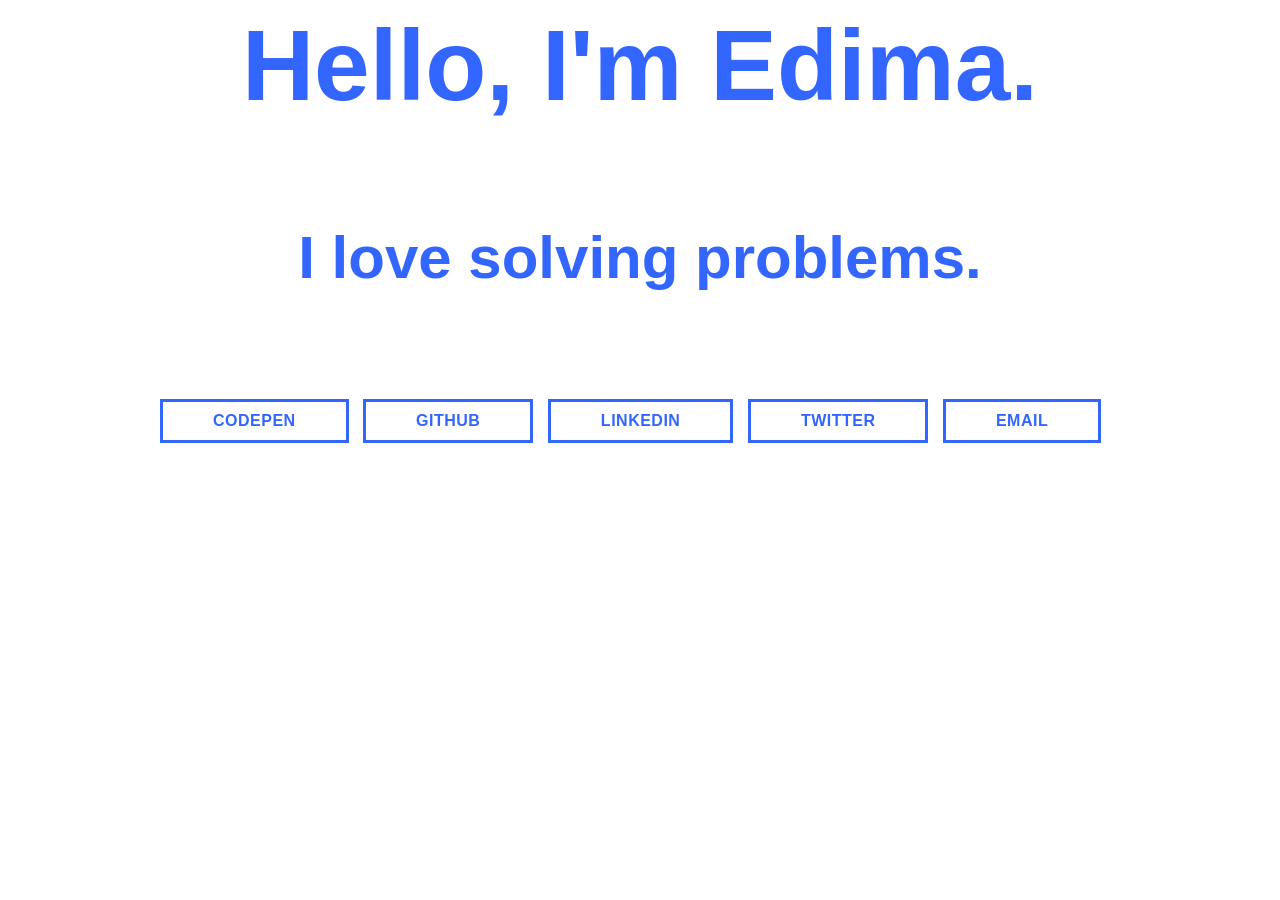
<file: index.html>
<html lang="en">

<head>
  <title>Edima Udo</title>
  <meta charset="UTF-8">
  <meta description="portfolio">
  <meta name="Edima Udo">
  <link rel="stylesheet" type="text/css" href="edimaudo.css">
</head>

<body>
  <div id="intro">
    <h1> Hello, I'm Edima.</h1>
    <p id="intro-p"> I love solving problems.</p>
  </div>
  <div id="social">
    <a class="codepen btn" href="http://codepen.io/edimaudo/"><span>CodePen</span></a>
    <a class="github btn" href="https://github.com/edimaudo"><span>Github</span></a>
    <a class="linkedin btn" href ="https://ca.linkedin.com/in/esudo"><span>LinkedIn</span></a>
    <a class="twitter btn" href="https://twitter.com/edimaudo"><span>Twitter</span></a>
    <a class="email btn" href="mailto:edimaudo@gmail.com?subject=Let's be friends"><span>Email</span></a>
  </div>
</body>

</html>
</file>
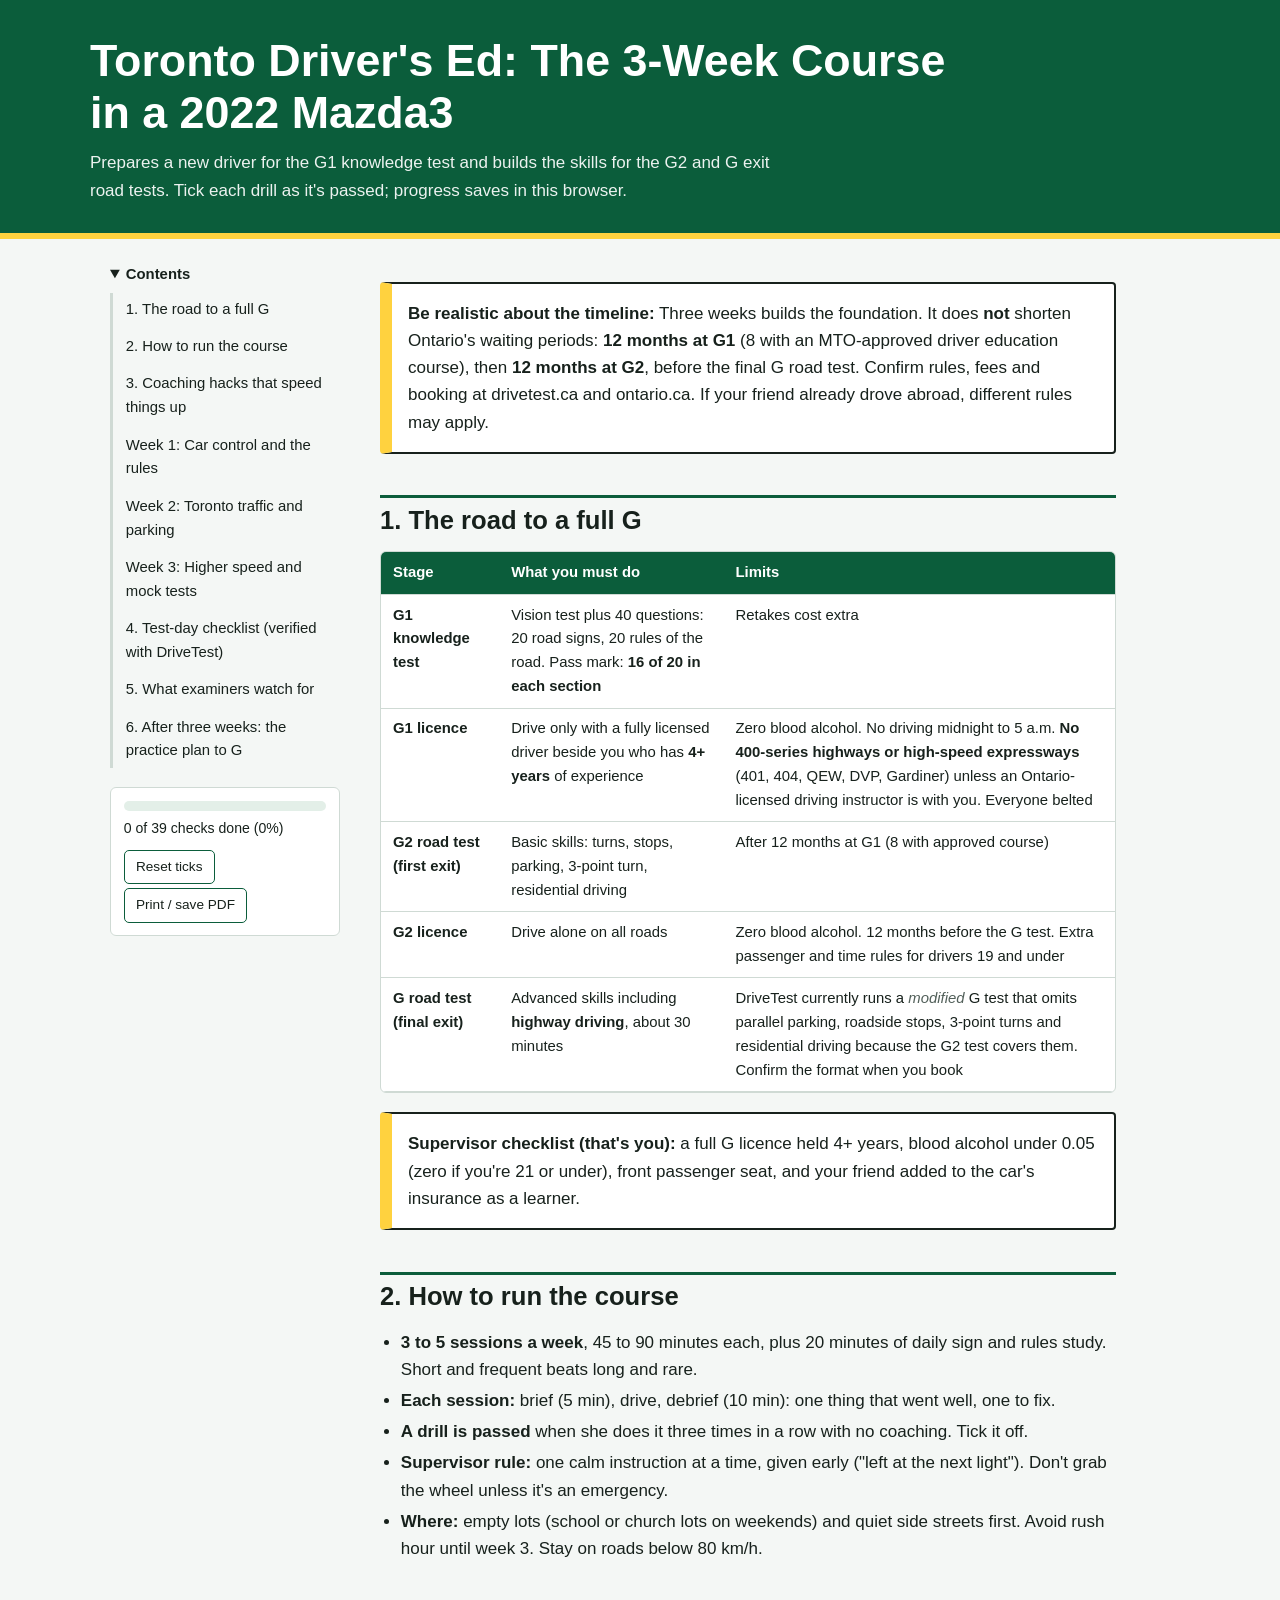
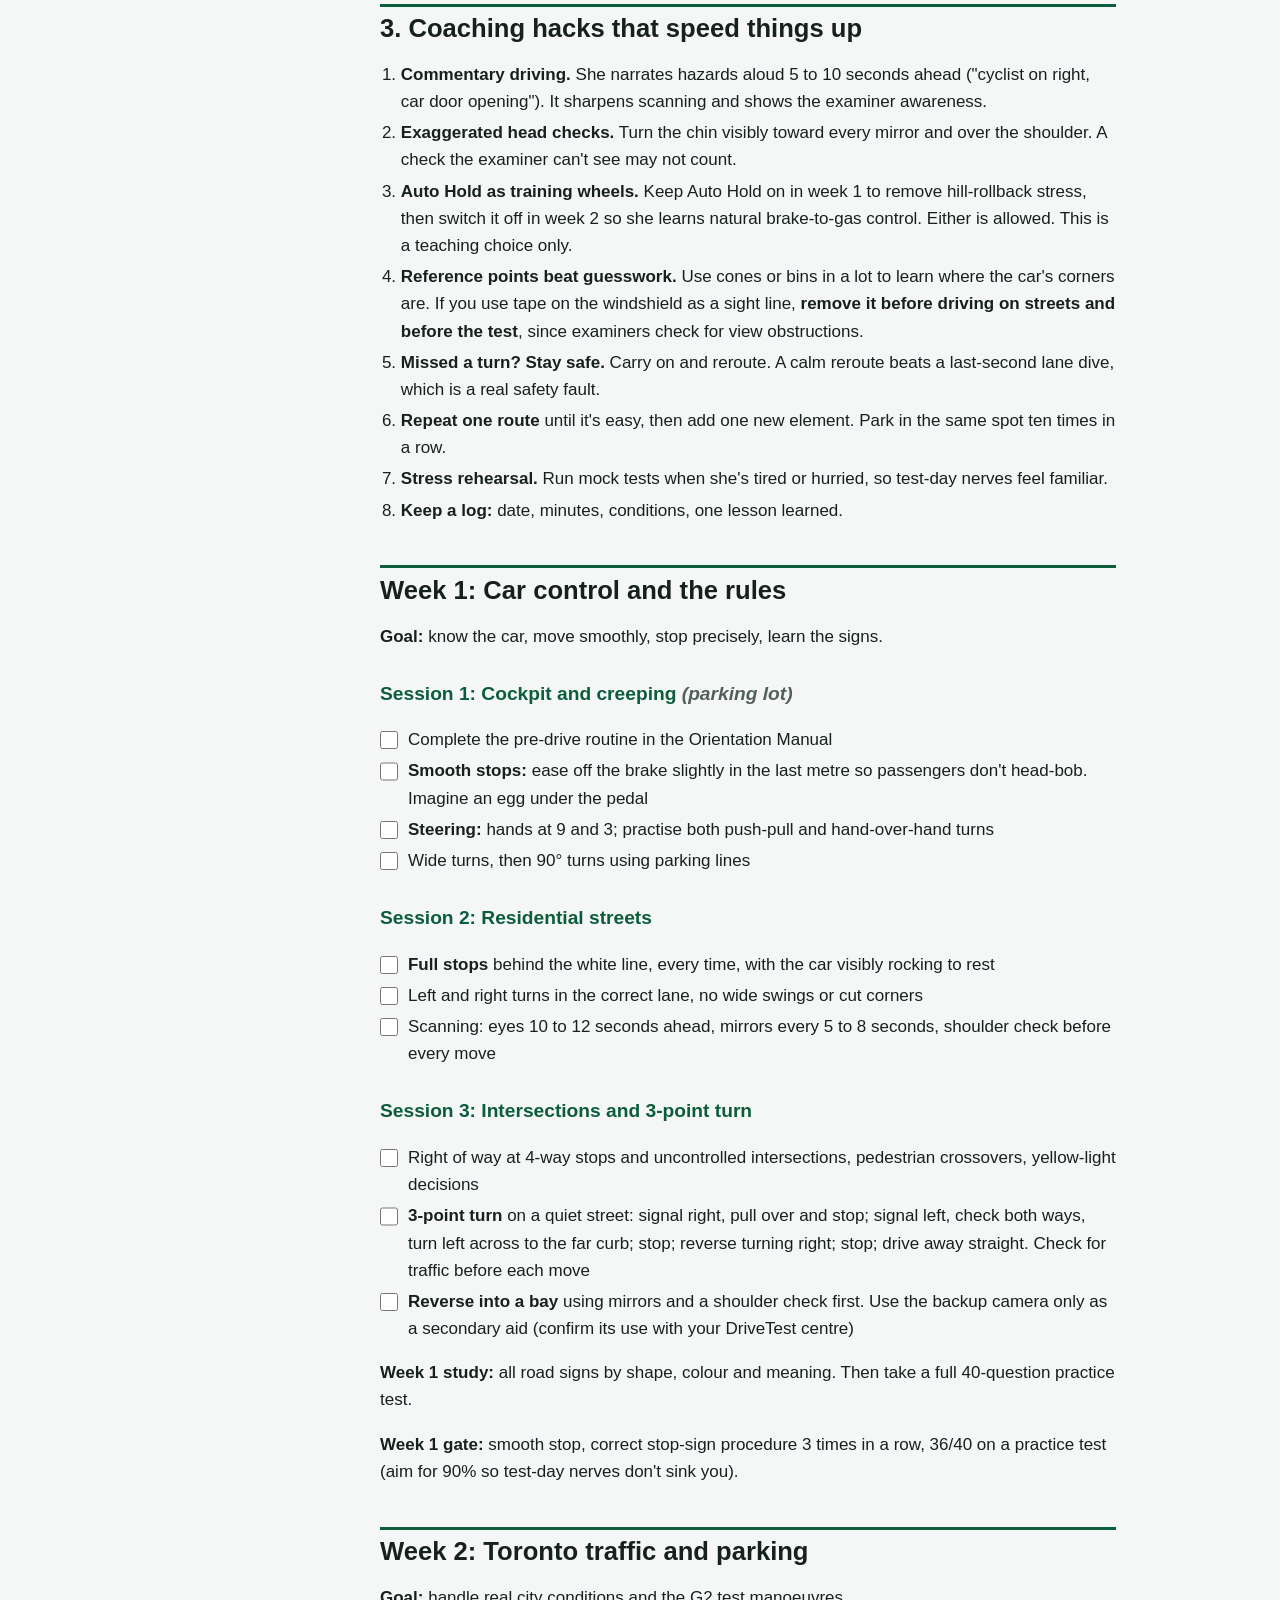
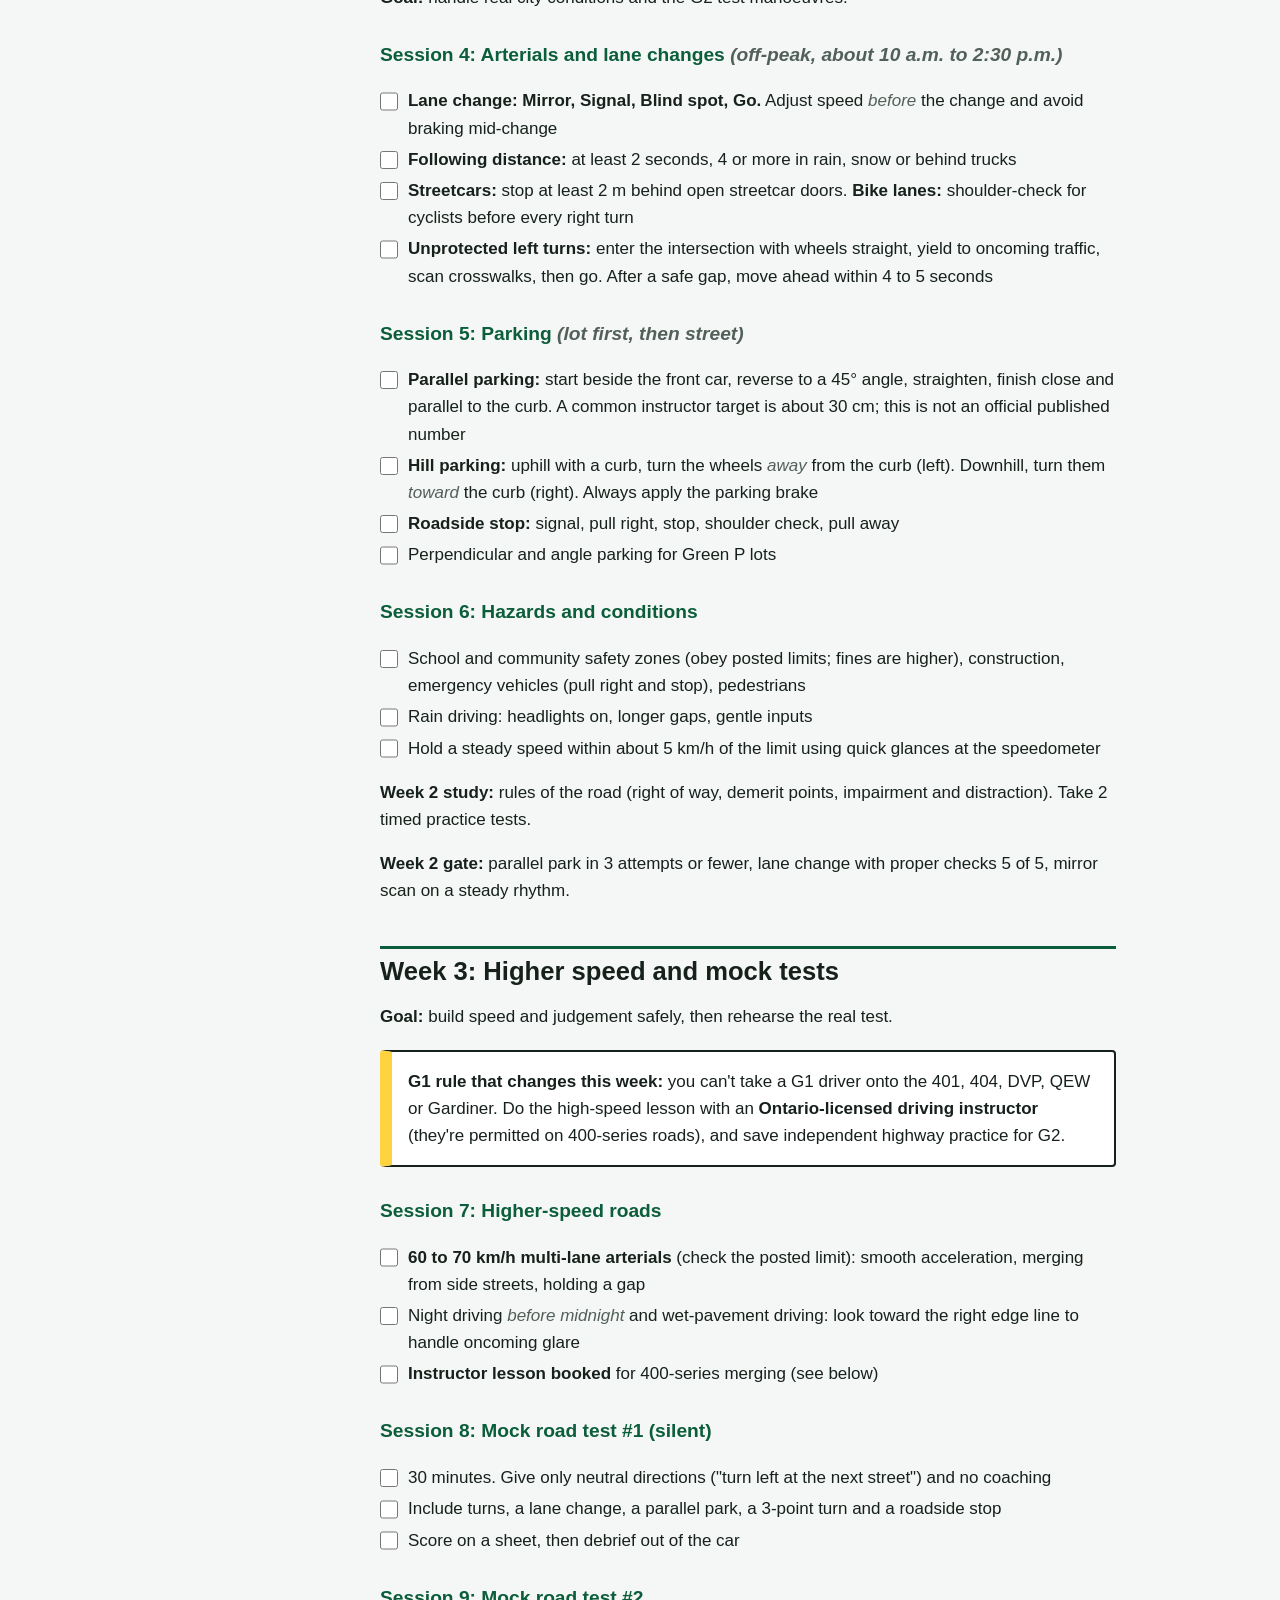
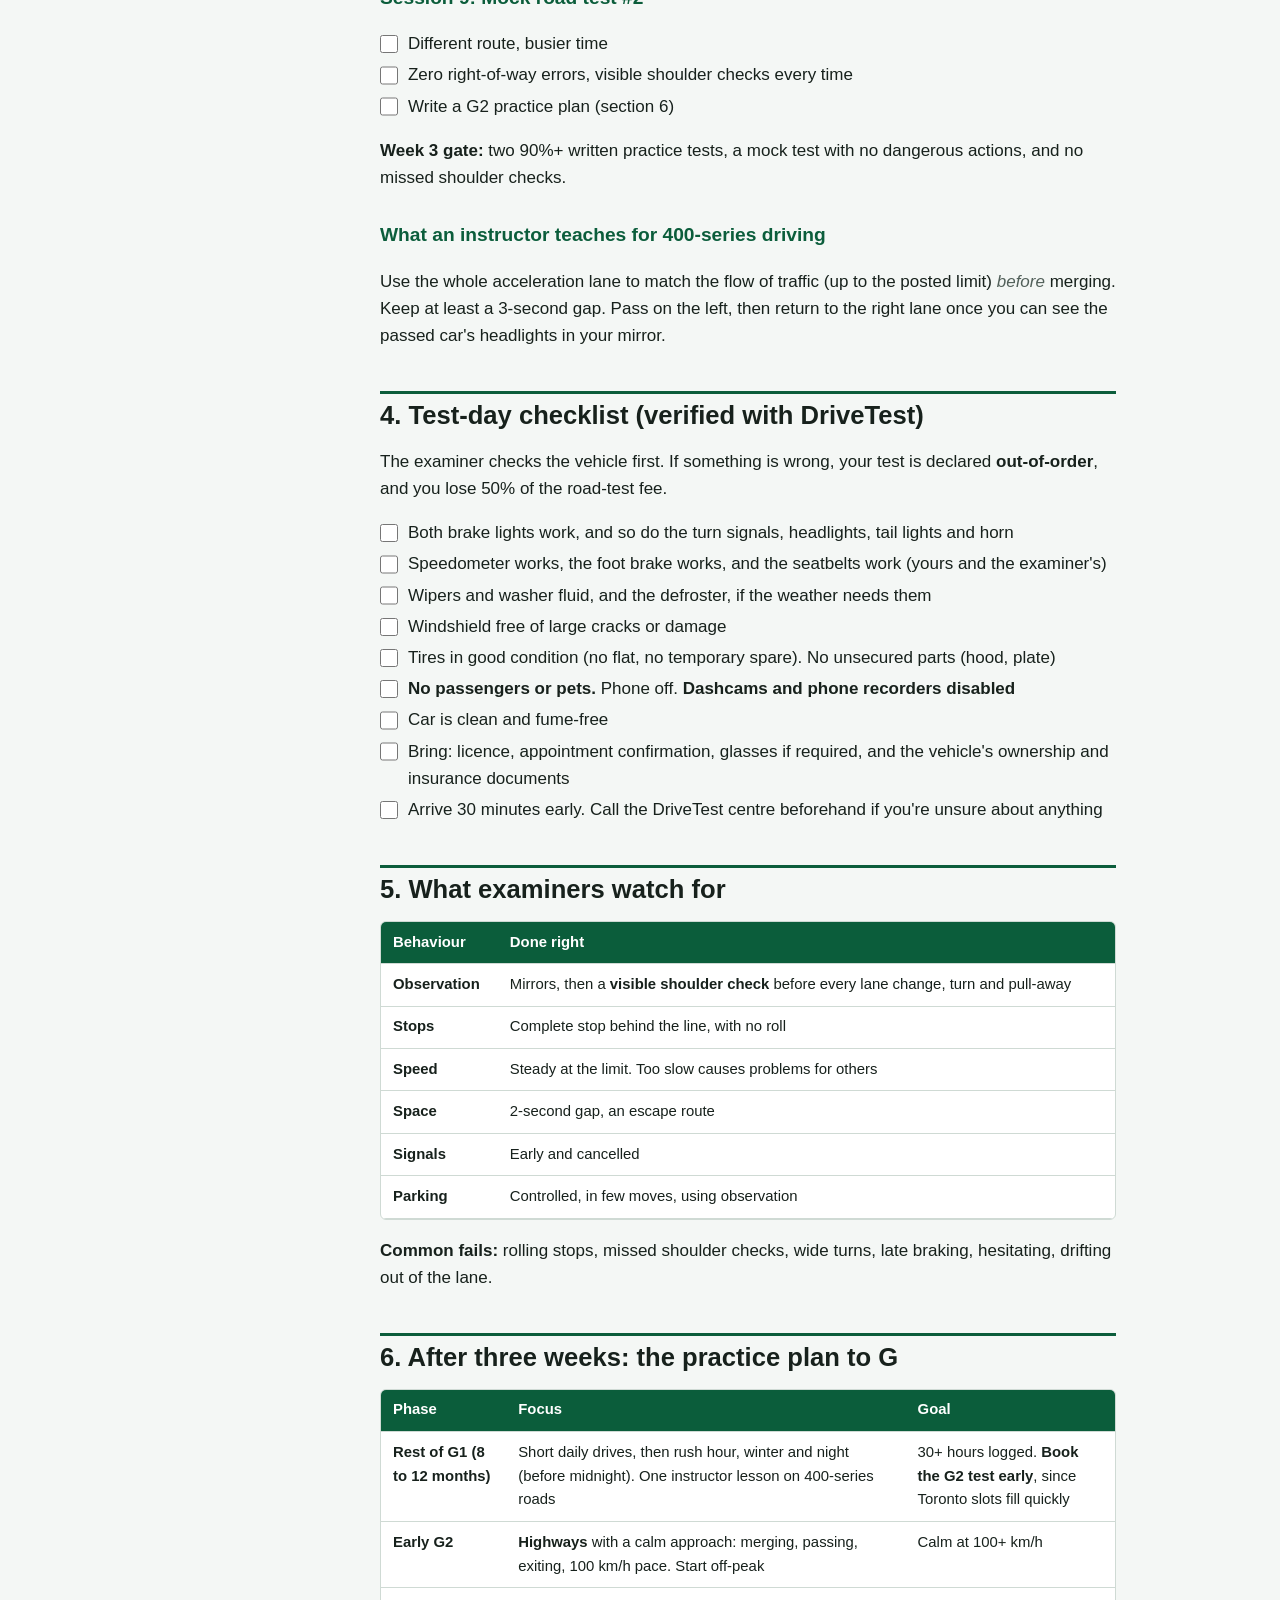
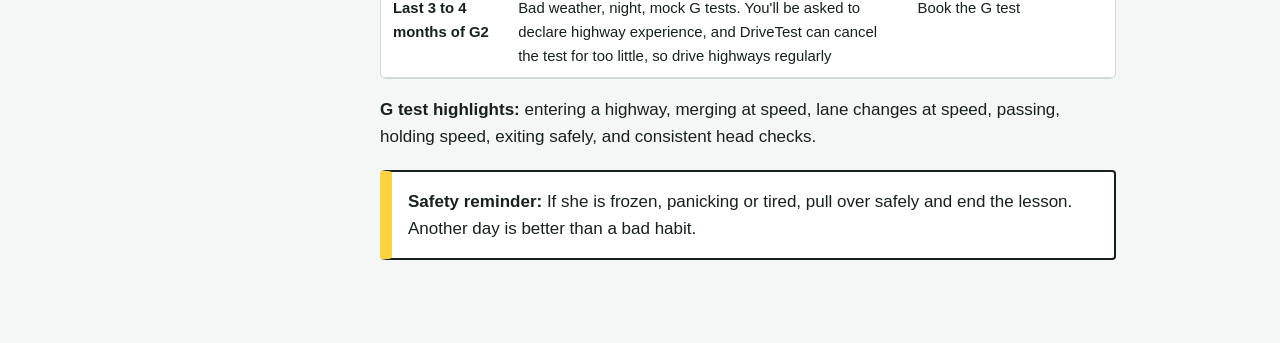
<file: guide.html>
<!DOCTYPE html><html lang="en-CA"><head><meta charset="utf-8">
<meta name="viewport" content="width=device-width, initial-scale=1"><title>Toronto Driver's Ed: The 3-Week Course in a 2022 Mazda3</title>
<style>
:root{--bg:#f4f7f5;--ink:#17211c;--mute:#52605a;--green:#0b5d3b;--green2:#e3efe8;--sign:#ffd23f;--line:#cfdad4;--card:#fff;--link:#0b5d3b}
@media (prefers-color-scheme:dark){:root{--bg:#111815;--ink:#e8efeb;--mute:#a4b3ab;--green:#58c08e;--green2:#1b2a23;--line:#2e3d35;--card:#17211c;--link:#7fd6aa}}
*{box-sizing:border-box}html{scroll-behavior:smooth;scroll-padding-top:1rem}
body{margin:0;background:var(--bg);color:var(--ink);font:17px/1.6 "Avenir Next","Segoe UI",Helvetica,Arial,sans-serif}
.skip{position:absolute;left:-999px}.skip:focus{left:1rem;top:1rem;background:var(--sign);color:#000;padding:.5rem 1rem;z-index:9}
header{background:#0b5d3b;color:#fff;padding:2.2rem 1.25rem 1.8rem;border-bottom:6px solid var(--sign)}
header div{max-width:1100px;margin:auto}header h1{margin:0;font-size:clamp(1.7rem,4.5vw,2.8rem);line-height:1.15;font-weight:800;max-width:20em}
header p{margin:.7rem 0 0;max-width:42em;opacity:.92}
.wrap{max-width:1100px;margin:auto;padding:1.5rem 1.25rem 4rem;display:grid;grid-template-columns:230px minmax(0,1fr);gap:2.5rem}
nav.toc{position:sticky;top:1rem;align-self:start;font-size:.93rem}
nav.toc summary{font-weight:700;cursor:pointer;margin-bottom:.4rem}
nav.toc ul{list-style:none;margin:0;padding:0;border-left:3px solid var(--line)}
nav.toc a{display:block;padding:.3rem .8rem;color:var(--ink);text-decoration:none}
nav.toc a:hover,nav.toc a.on{background:var(--green2);font-weight:700}
main{max-width:46rem}
h2{font-size:1.6rem;margin:2.6rem 0 .8rem;padding-top:.4rem;border-top:3px solid var(--green);line-height:1.2}
h3{font-size:1.2rem;margin:1.8rem 0 .5rem;color:var(--green)}
a{color:var(--link)}a:focus-visible,summary:focus-visible,input:focus-visible{outline:3px solid #1a73e8;outline-offset:2px}
.tw{overflow-x:auto;margin:1rem 0;border:1px solid var(--line);border-radius:6px;background:var(--card)}
table{border-collapse:collapse;width:100%;font-size:.93rem}
th{background:var(--green);color:#fff;text-align:left}th,td{padding:.55rem .75rem;vertical-align:top;border-bottom:1px solid var(--line)}
@media (prefers-color-scheme:dark){th{color:#0b1a12}}
td:first-child{font-weight:600}
blockquote{margin:1.2rem 0;padding:.8rem 1rem;background:var(--card);border:2px solid var(--ink);border-left:12px solid var(--sign);border-radius:4px}
blockquote p{margin:.2rem 0}
ul,ol{padding-left:1.3rem}li{margin:.25rem 0}li.task{list-style:none;margin-left:-1.3rem;display:flex;gap:.6rem;align-items:flex-start}
li.task input{flex:none;width:1.15rem;height:1.15rem;margin:.3rem 0 0;accent-color:var(--green)}
em{color:var(--mute)}
.chip{display:inline-block;padding:.1rem .6rem;border-radius:999px;font-weight:700;font-size:.82rem;white-space:nowrap}
.chip.red{background:#b3261e;color:#fff}.chip.amber{background:#ffc107;color:#1b1400}.chip.blue{background:#1a5fb4;color:#fff}.chip.green{background:#2e7d32;color:#fff}
.prog{margin-top:1.2rem;padding:.8rem;border:1px solid var(--line);border-radius:6px;background:var(--card)}.prog p{margin:.4rem 0;font-size:.88rem}
.bar{height:10px;background:var(--green2);border-radius:5px;overflow:hidden}.bar i{display:block;height:100%;width:0;background:var(--green);transition:width .25s}
.prog button{font:inherit;font-size:.85rem;padding:.35rem .7rem;margin:.2rem .2rem 0 0;border:1px solid var(--green);background:transparent;color:var(--ink);border-radius:5px;cursor:pointer}
.prog button:hover{background:var(--green2)}.prog button:focus-visible{outline:3px solid #1a73e8;outline-offset:2px}
@media print{.prog{display:none}}
@media (max-width:860px){table{min-width:34rem}.wrap{display:block}nav.toc{position:static;margin-bottom:1.5rem;border:1px solid var(--line);border-radius:6px;padding:.7rem 1rem;background:var(--card)}}
@media print{body{background:#fff;color:#000;font-size:11pt}header{background:#fff;color:#000;border-bottom:3px solid #000;padding:0}nav.toc,.skip{display:none}.wrap{display:block;padding:0}th{background:#ddd;color:#000}h2{break-after:avoid}table,blockquote{break-inside:avoid}}
@media (prefers-reduced-motion:reduce){html{scroll-behavior:auto}}
</style></head><body><a class="skip" href="#main">Skip to content</a>
<header><div><h1>Toronto Driver's Ed: The 3-Week Course in a 2022 Mazda3</h1><p>Prepares a new driver for the G1 knowledge test and builds the skills for the G2 and G exit road tests. Tick each drill as it's passed; progress saves in this browser.</p></div></header>
<div class="wrap"><nav class="toc" aria-label="Contents"><details open><summary>Contents</summary><ul><li><a href="#1-the-road-to-a-full-g">1. The road to a full G</a></li><li><a href="#2-how-to-run-the-course">2. How to run the course</a></li><li><a href="#3-coaching-hacks-that-speed-things-up">3. Coaching hacks that speed things up</a></li><li><a href="#week-1-car-control-and-the-rules">Week 1: Car control and the rules</a></li><li><a href="#week-2-toronto-traffic-and-parking">Week 2: Toronto traffic and parking</a></li><li><a href="#week-3-higher-speed-and-mock-tests">Week 3: Higher speed and mock tests</a></li><li><a href="#4-test-day-checklist-verified-with-drivetest">4. Test-day checklist (verified with DriveTest)</a></li><li><a href="#5-what-examiners-watch-for">5. What examiners watch for</a></li><li><a href="#6-after-three-weeks-the-practice-plan-to-g">6. After three weeks: the practice plan to G</a></li></ul></details>
<div class="prog" id="prog" hidden><div class="bar"><i id="barfill"></i></div><p id="proglabel" aria-live="polite"></p><button type="button" id="reset">Reset ticks</button> <button type="button" onclick="window.print()">Print / save PDF</button></div></nav>
<main id="main"><blockquote>
<p><strong>Be realistic about the timeline:</strong> Three weeks builds the foundation. It does <strong>not</strong> shorten Ontario's waiting periods: <strong>12 months at G1</strong> (8 with an MTO-approved driver education course), then <strong>12 months at G2</strong>, before the final G road test. Confirm rules, fees and booking at drivetest.ca and ontario.ca. If your friend already drove abroad, different rules may apply.</p>
</blockquote>
<h2 id="1-the-road-to-a-full-g">1. The road to a full G</h2>
<div class="tw" tabindex="0" role="region" aria-label="Table, scrollable"><table>
<thead>
<tr>
<th>Stage</th>
<th>What you must do</th>
<th>Limits</th>
</tr>
</thead>
<tbody>
<tr>
<td><strong>G1 knowledge test</strong></td>
<td>Vision test plus 40 questions: 20 road signs, 20 rules of the road. Pass mark: <strong>16 of 20 in each section</strong></td>
<td>Retakes cost extra</td>
</tr>
<tr>
<td><strong>G1 licence</strong></td>
<td>Drive only with a fully licensed driver beside you who has <strong>4+ years</strong> of experience</td>
<td>Zero blood alcohol. No driving midnight to 5 a.m. <strong>No 400-series highways or high-speed expressways</strong> (401, 404, QEW, DVP, Gardiner) unless an Ontario-licensed driving instructor is with you. Everyone belted</td>
</tr>
<tr>
<td><strong>G2 road test</strong> (first exit)</td>
<td>Basic skills: turns, stops, parking, 3-point turn, residential driving</td>
<td>After 12 months at G1 (8 with approved course)</td>
</tr>
<tr>
<td><strong>G2 licence</strong></td>
<td>Drive alone on all roads</td>
<td>Zero blood alcohol. 12 months before the G test. Extra passenger and time rules for drivers 19 and under</td>
</tr>
<tr>
<td><strong>G road test</strong> (final exit)</td>
<td>Advanced skills including <strong>highway driving</strong>, about 30 minutes</td>
<td>DriveTest currently runs a <em>modified</em> G test that omits parallel parking, roadside stops, 3-point turns and residential driving because the G2 test covers them. Confirm the format when you book</td>
</tr>
</tbody>
</table></div>
<blockquote>
<p><strong>Supervisor checklist (that's you):</strong> a full G licence held 4+ years, blood alcohol under 0.05 (zero if you're 21 or under), front passenger seat, and your friend added to the car's insurance as a learner.</p>
</blockquote>
<h2 id="2-how-to-run-the-course">2. How to run the course</h2>
<ul>
<li><strong>3 to 5 sessions a week</strong>, 45 to 90 minutes each, plus 20 minutes of daily sign and rules study. Short and frequent beats long and rare.</li>
<li><strong>Each session:</strong> brief (5 min), drive, debrief (10 min): one thing that went well, one to fix.</li>
<li><strong>A drill is passed</strong> when she does it three times in a row with no coaching. Tick it off.</li>
<li><strong>Supervisor rule:</strong> one calm instruction at a time, given early ("left at the next light"). Don't grab the wheel unless it's an emergency.</li>
<li><strong>Where:</strong> empty lots (school or church lots on weekends) and quiet side streets first. Avoid rush hour until week 3. Stay on roads below 80 km/h.</li>
</ul>
<h2 id="3-coaching-hacks-that-speed-things-up">3. Coaching hacks that speed things up</h2>
<ol>
<li><strong>Commentary driving.</strong> She narrates hazards aloud 5 to 10 seconds ahead ("cyclist on right, car door opening"). It sharpens scanning and shows the examiner awareness.</li>
<li><strong>Exaggerated head checks.</strong> Turn the chin visibly toward every mirror and over the shoulder. A check the examiner can't see may not count.</li>
<li><strong>Auto Hold as training wheels.</strong> Keep Auto Hold on in week 1 to remove hill-rollback stress, then switch it off in week 2 so she learns natural brake-to-gas control. Either is allowed. This is a teaching choice only.</li>
<li><strong>Reference points beat guesswork.</strong> Use cones or bins in a lot to learn where the car's corners are. If you use tape on the windshield as a sight line, <strong>remove it before driving on streets and before the test</strong>, since examiners check for view obstructions.</li>
<li><strong>Missed a turn? Stay safe.</strong> Carry on and reroute. A calm reroute beats a last-second lane dive, which is a real safety fault.</li>
<li><strong>Repeat one route</strong> until it's easy, then add one new element. Park in the same spot ten times in a row.</li>
<li><strong>Stress rehearsal.</strong> Run mock tests when she's tired or hurried, so test-day nerves feel familiar.</li>
<li><strong>Keep a log:</strong> date, minutes, conditions, one lesson learned.</li>
</ol>
<h2 id="week-1-car-control-and-the-rules">Week 1: Car control and the rules</h2>
<p><strong>Goal:</strong> know the car, move smoothly, stop precisely, learn the signs.</p>
<h3 id="session-1-cockpit-and-creeping-parking-lot">Session 1: Cockpit and creeping <em>(parking lot)</em></h3>
<ul>
<li class="task"><input type="checkbox" aria-label="Done"><span>Complete the pre-drive routine in the Orientation Manual</span></li>
<li class="task"><input type="checkbox" aria-label="Done"><span><strong>Smooth stops:</strong> ease off the brake slightly in the last metre so passengers don't head-bob. Imagine an egg under the pedal</span></li>
<li class="task"><input type="checkbox" aria-label="Done"><span><strong>Steering:</strong> hands at 9 and 3; practise both push-pull and hand-over-hand turns</span></li>
<li class="task"><input type="checkbox" aria-label="Done"><span>Wide turns, then 90° turns using parking lines</span></li>
</ul>
<h3 id="session-2-residential-streets">Session 2: Residential streets</h3>
<ul>
<li class="task"><input type="checkbox" aria-label="Done"><span><strong>Full stops</strong> behind the white line, every time, with the car visibly rocking to rest</span></li>
<li class="task"><input type="checkbox" aria-label="Done"><span>Left and right turns in the correct lane, no wide swings or cut corners</span></li>
<li class="task"><input type="checkbox" aria-label="Done"><span>Scanning: eyes 10 to 12 seconds ahead, mirrors every 5 to 8 seconds, shoulder check before every move</span></li>
</ul>
<h3 id="session-3-intersections-and-3-point-turn">Session 3: Intersections and 3-point turn</h3>
<ul>
<li class="task"><input type="checkbox" aria-label="Done"><span>Right of way at 4-way stops and uncontrolled intersections, pedestrian crossovers, yellow-light decisions</span></li>
<li class="task"><input type="checkbox" aria-label="Done"><span><strong>3-point turn</strong> on a quiet street: signal right, pull over and stop; signal left, check both ways, turn left across to the far curb; stop; reverse turning right; stop; drive away straight. Check for traffic before each move</span></li>
<li class="task"><input type="checkbox" aria-label="Done"><span><strong>Reverse into a bay</strong> using mirrors and a shoulder check first. Use the backup camera only as a secondary aid (confirm its use with your DriveTest centre)</span></li>
</ul>
<p><strong>Week 1 study:</strong> all road signs by shape, colour and meaning. Then take a full 40-question practice test.</p>
<p><strong>Week 1 gate:</strong> smooth stop, correct stop-sign procedure 3 times in a row, 36/40 on a practice test (aim for 90% so test-day nerves don't sink you).</p>
<h2 id="week-2-toronto-traffic-and-parking">Week 2: Toronto traffic and parking</h2>
<p><strong>Goal:</strong> handle real city conditions and the G2 test manoeuvres.</p>
<h3 id="session-4-arterials-and-lane-changes-off-peak-about-10-am-to-230-pm">Session 4: Arterials and lane changes <em>(off-peak, about 10 a.m. to 2:30 p.m.)</em></h3>
<ul>
<li class="task"><input type="checkbox" aria-label="Done"><span><strong>Lane change: Mirror, Signal, Blind spot, Go.</strong> Adjust speed <em>before</em> the change and avoid braking mid-change</span></li>
<li class="task"><input type="checkbox" aria-label="Done"><span><strong>Following distance:</strong> at least 2 seconds, 4 or more in rain, snow or behind trucks</span></li>
<li class="task"><input type="checkbox" aria-label="Done"><span><strong>Streetcars:</strong> stop at least 2 m behind open streetcar doors. <strong>Bike lanes:</strong> shoulder-check for cyclists before every right turn</span></li>
<li class="task"><input type="checkbox" aria-label="Done"><span><strong>Unprotected left turns:</strong> enter the intersection with wheels straight, yield to oncoming traffic, scan crosswalks, then go. After a safe gap, move ahead within 4 to 5 seconds</span></li>
</ul>
<h3 id="session-5-parking-lot-first-then-street">Session 5: Parking <em>(lot first, then street)</em></h3>
<ul>
<li class="task"><input type="checkbox" aria-label="Done"><span><strong>Parallel parking:</strong> start beside the front car, reverse to a 45° angle, straighten, finish close and parallel to the curb. A common instructor target is about 30 cm; this is not an official published number</span></li>
<li class="task"><input type="checkbox" aria-label="Done"><span><strong>Hill parking:</strong> uphill with a curb, turn the wheels <em>away</em> from the curb (left). Downhill, turn them <em>toward</em> the curb (right). Always apply the parking brake</span></li>
<li class="task"><input type="checkbox" aria-label="Done"><span><strong>Roadside stop:</strong> signal, pull right, stop, shoulder check, pull away</span></li>
<li class="task"><input type="checkbox" aria-label="Done"><span>Perpendicular and angle parking for Green P lots</span></li>
</ul>
<h3 id="session-6-hazards-and-conditions">Session 6: Hazards and conditions</h3>
<ul>
<li class="task"><input type="checkbox" aria-label="Done"><span>School and community safety zones (obey posted limits; fines are higher), construction, emergency vehicles (pull right and stop), pedestrians</span></li>
<li class="task"><input type="checkbox" aria-label="Done"><span>Rain driving: headlights on, longer gaps, gentle inputs</span></li>
<li class="task"><input type="checkbox" aria-label="Done"><span>Hold a steady speed within about 5 km/h of the limit using quick glances at the speedometer</span></li>
</ul>
<p><strong>Week 2 study:</strong> rules of the road (right of way, demerit points, impairment and distraction). Take 2 timed practice tests.</p>
<p><strong>Week 2 gate:</strong> parallel park in 3 attempts or fewer, lane change with proper checks 5 of 5, mirror scan on a steady rhythm.</p>
<h2 id="week-3-higher-speed-and-mock-tests">Week 3: Higher speed and mock tests</h2>
<p><strong>Goal:</strong> build speed and judgement safely, then rehearse the real test.</p>
<blockquote>
<p><strong>G1 rule that changes this week:</strong> you can't take a G1 driver onto the 401, 404, DVP, QEW or Gardiner. Do the high-speed lesson with an <strong>Ontario-licensed driving instructor</strong> (they're permitted on 400-series roads), and save independent highway practice for G2.</p>
</blockquote>
<h3 id="session-7-higher-speed-roads">Session 7: Higher-speed roads</h3>
<ul>
<li class="task"><input type="checkbox" aria-label="Done"><span><strong>60 to 70 km/h multi-lane arterials</strong> (check the posted limit): smooth acceleration, merging from side streets, holding a gap</span></li>
<li class="task"><input type="checkbox" aria-label="Done"><span>Night driving <em>before midnight</em> and wet-pavement driving: look toward the right edge line to handle oncoming glare</span></li>
<li class="task"><input type="checkbox" aria-label="Done"><span><strong>Instructor lesson booked</strong> for 400-series merging (see below)</span></li>
</ul>
<h3 id="session-8-mock-road-test-1-silent">Session 8: Mock road test #1 (silent)</h3>
<ul>
<li class="task"><input type="checkbox" aria-label="Done"><span>30 minutes. Give only neutral directions ("turn left at the next street") and no coaching</span></li>
<li class="task"><input type="checkbox" aria-label="Done"><span>Include turns, a lane change, a parallel park, a 3-point turn and a roadside stop</span></li>
<li class="task"><input type="checkbox" aria-label="Done"><span>Score on a sheet, then debrief out of the car</span></li>
</ul>
<h3 id="session-9-mock-road-test-2">Session 9: Mock road test #2</h3>
<ul>
<li class="task"><input type="checkbox" aria-label="Done"><span>Different route, busier time</span></li>
<li class="task"><input type="checkbox" aria-label="Done"><span>Zero right-of-way errors, visible shoulder checks every time</span></li>
<li class="task"><input type="checkbox" aria-label="Done"><span>Write a G2 practice plan (section 6)</span></li>
</ul>
<p><strong>Week 3 gate:</strong> two 90%+ written practice tests, a mock test with no dangerous actions, and no missed shoulder checks.</p>
<h3 id="what-an-instructor-teaches-for-400-series-driving">What an instructor teaches for 400-series driving</h3>
<p>Use the whole acceleration lane to match the flow of traffic (up to the posted limit) <em>before</em> merging. Keep at least a 3-second gap. Pass on the left, then return to the right lane once you can see the passed car's headlights in your mirror.</p>
<h2 id="4-test-day-checklist-verified-with-drivetest">4. Test-day checklist (verified with DriveTest)</h2>
<p>The examiner checks the vehicle first. If something is wrong, your test is declared <strong>out-of-order</strong>, and you lose 50% of the road-test fee.</p>
<ul>
<li class="task"><input type="checkbox" aria-label="Done"><span>Both brake lights work, and so do the turn signals, headlights, tail lights and horn</span></li>
<li class="task"><input type="checkbox" aria-label="Done"><span>Speedometer works, the foot brake works, and the seatbelts work (yours and the examiner's)</span></li>
<li class="task"><input type="checkbox" aria-label="Done"><span>Wipers and washer fluid, and the defroster, if the weather needs them</span></li>
<li class="task"><input type="checkbox" aria-label="Done"><span>Windshield free of large cracks or damage</span></li>
<li class="task"><input type="checkbox" aria-label="Done"><span>Tires in good condition (no flat, no temporary spare). No unsecured parts (hood, plate)</span></li>
<li class="task"><input type="checkbox" aria-label="Done"><span><strong>No passengers or pets.</strong> Phone off. <strong>Dashcams and phone recorders disabled</strong></span></li>
<li class="task"><input type="checkbox" aria-label="Done"><span>Car is clean and fume-free</span></li>
<li class="task"><input type="checkbox" aria-label="Done"><span>Bring: licence, appointment confirmation, glasses if required, and the vehicle's ownership and insurance documents</span></li>
<li class="task"><input type="checkbox" aria-label="Done"><span>Arrive 30 minutes early. Call the DriveTest centre beforehand if you're unsure about anything</span></li>
</ul>
<h2 id="5-what-examiners-watch-for">5. What examiners watch for</h2>
<div class="tw" tabindex="0" role="region" aria-label="Table, scrollable"><table>
<thead>
<tr>
<th>Behaviour</th>
<th>Done right</th>
</tr>
</thead>
<tbody>
<tr>
<td><strong>Observation</strong></td>
<td>Mirrors, then a <strong>visible shoulder check</strong> before every lane change, turn and pull-away</td>
</tr>
<tr>
<td><strong>Stops</strong></td>
<td>Complete stop behind the line, with no roll</td>
</tr>
<tr>
<td><strong>Speed</strong></td>
<td>Steady at the limit. Too slow causes problems for others</td>
</tr>
<tr>
<td><strong>Space</strong></td>
<td>2-second gap, an escape route</td>
</tr>
<tr>
<td><strong>Signals</strong></td>
<td>Early and cancelled</td>
</tr>
<tr>
<td><strong>Parking</strong></td>
<td>Controlled, in few moves, using observation</td>
</tr>
</tbody>
</table></div>
<p><strong>Common fails:</strong> rolling stops, missed shoulder checks, wide turns, late braking, hesitating, drifting out of the lane.</p>
<h2 id="6-after-three-weeks-the-practice-plan-to-g">6. After three weeks: the practice plan to G</h2>
<div class="tw" tabindex="0" role="region" aria-label="Table, scrollable"><table>
<thead>
<tr>
<th>Phase</th>
<th>Focus</th>
<th>Goal</th>
</tr>
</thead>
<tbody>
<tr>
<td><strong>Rest of G1</strong> (8 to 12 months)</td>
<td>Short daily drives, then rush hour, winter and night (before midnight). One instructor lesson on 400-series roads</td>
<td>30+ hours logged. <strong>Book the G2 test early</strong>, since Toronto slots fill quickly</td>
</tr>
<tr>
<td><strong>Early G2</strong></td>
<td><strong>Highways</strong> with a calm approach: merging, passing, exiting, 100 km/h pace. Start off-peak</td>
<td>Calm at 100+ km/h</td>
</tr>
<tr>
<td><strong>Last 3 to 4 months of G2</strong></td>
<td>Bad weather, night, mock G tests. You'll be asked to declare highway experience, and DriveTest can cancel the test for too little, so drive highways regularly</td>
<td>Book the G test</td>
</tr>
</tbody>
</table></div>
<p><strong>G test highlights:</strong> entering a highway, merging at speed, lane changes at speed, passing, holding speed, exiting safely, and consistent head checks.</p>
<blockquote>
<p><strong>Safety reminder:</strong> If she is frozen, panicking or tired, pull over safely and end the lesson. Another day is better than a bad habit.</p>
</blockquote></main></div><script>const KEY='tdg-v1';const l=[...document.querySelectorAll('nav.toc a')];const h=l.map(a=>document.getElementById(a.hash.slice(1)));
const io=new IntersectionObserver(e=>{e.forEach(x=>{if(x.isIntersecting){l.forEach(a=>a.classList.remove('on'));l[h.indexOf(x.target)].classList.add('on')}})},{rootMargin:'0px 0px -75% 0px'});h.forEach(x=>x&&io.observe(x));
const bx=[...document.querySelectorAll('li.task input')];const lab=document.getElementById('proglabel');
function sv(){try{localStorage.setItem(KEY,JSON.stringify(bx.map(b=>b.checked)))}catch(e){}}
function up(){const n=bx.filter(b=>b.checked).length;document.getElementById('barfill').style.width=(100*n/bx.length)+'%';lab.textContent=n+' of '+bx.length+' checks done ('+Math.round(100*n/bx.length)+'%)'}
if(bx.length){document.getElementById('prog').hidden=false;try{const v=JSON.parse(localStorage.getItem(KEY)||'[]');bx.forEach((b,i)=>b.checked=!!v[i])}catch(e){}up();
bx.forEach(b=>b.addEventListener('change',()=>{sv();up()}));document.getElementById('reset').onclick=()=>{bx.forEach(b=>b.checked=false);sv();up()}}</script></body></html>
</file>
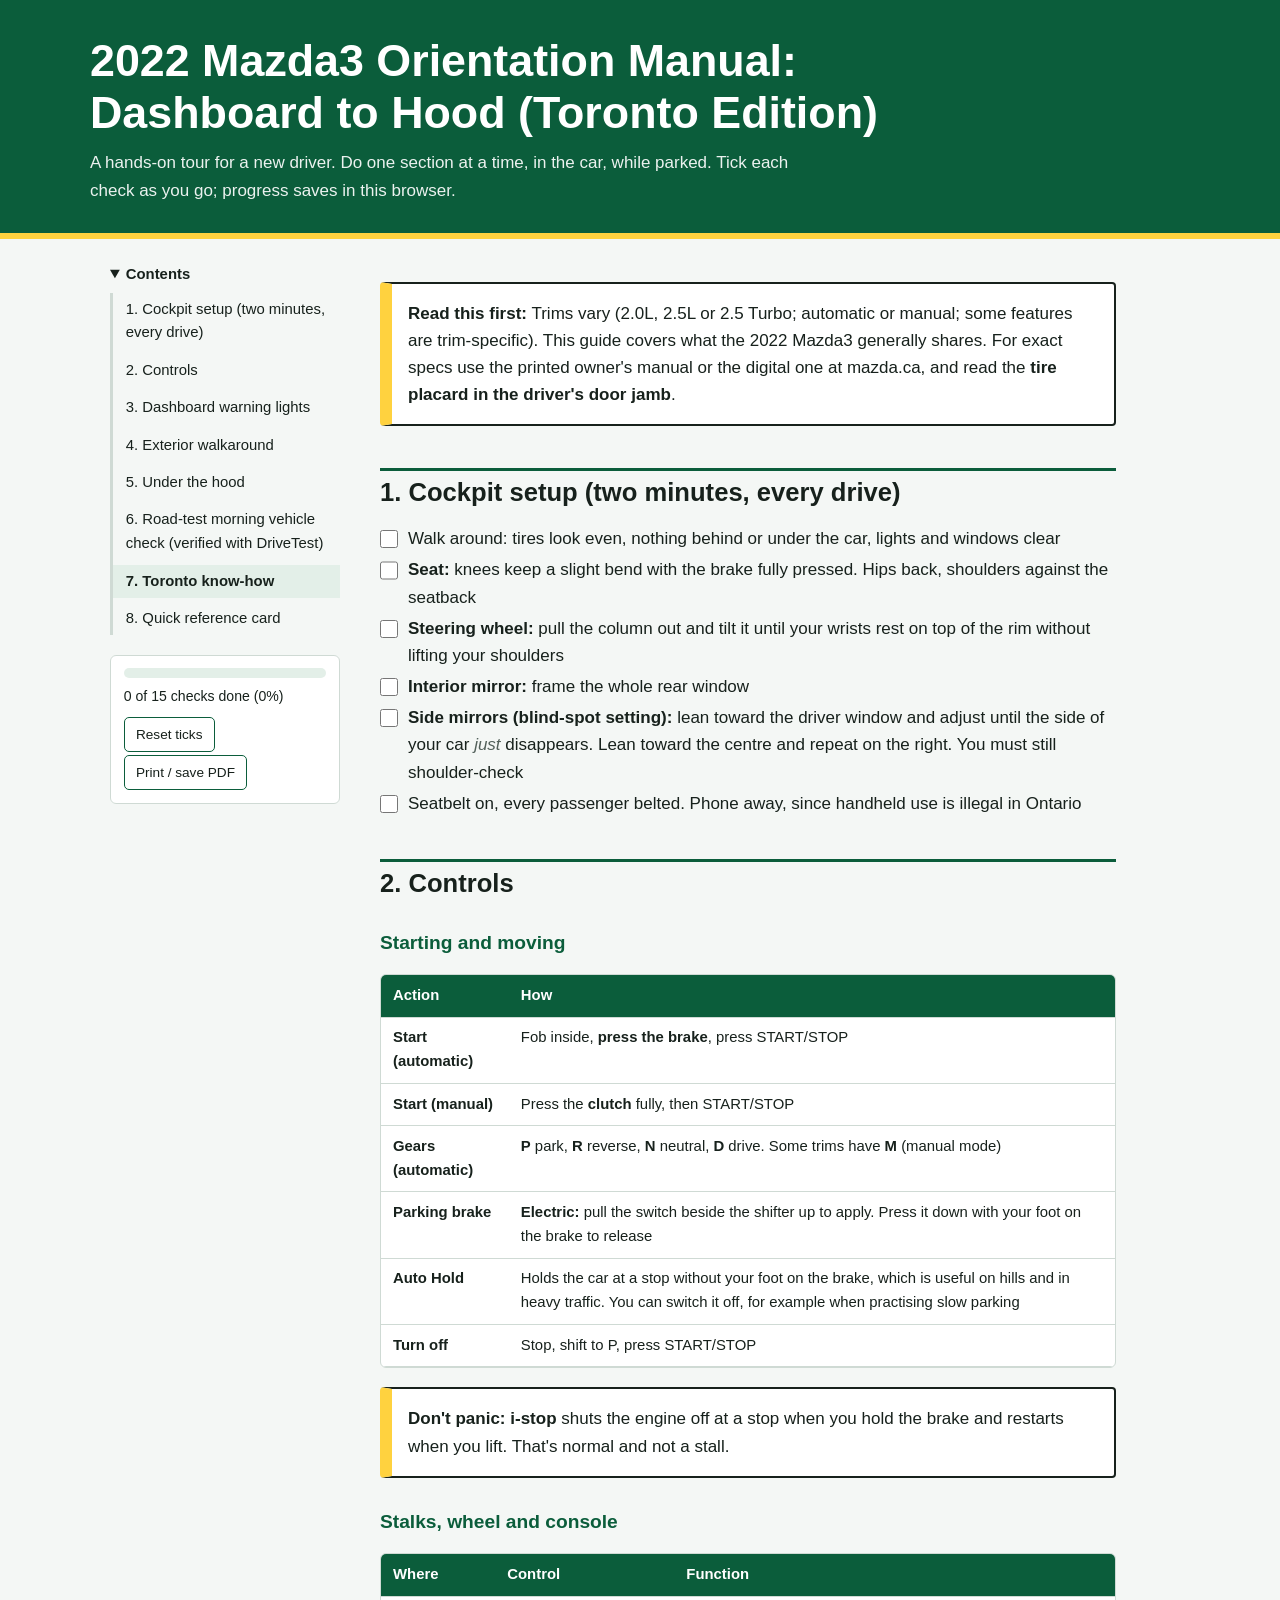
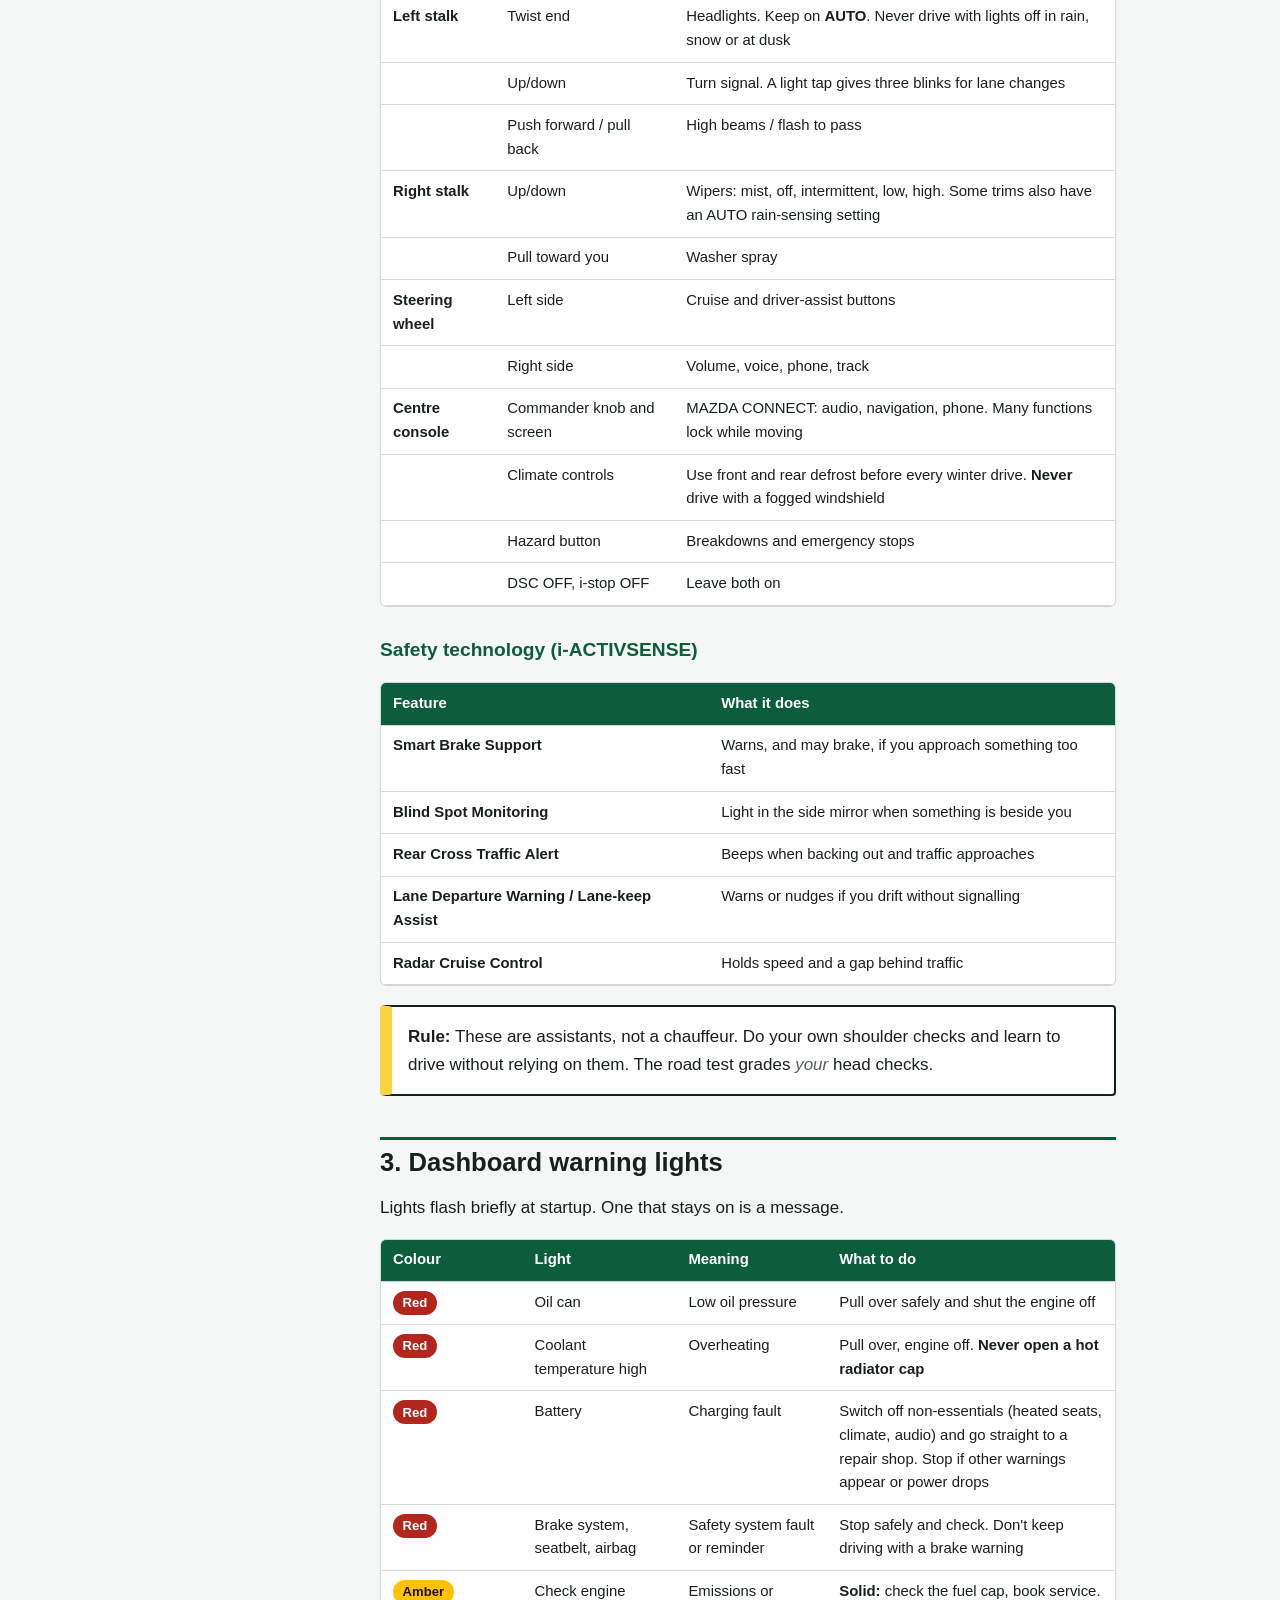
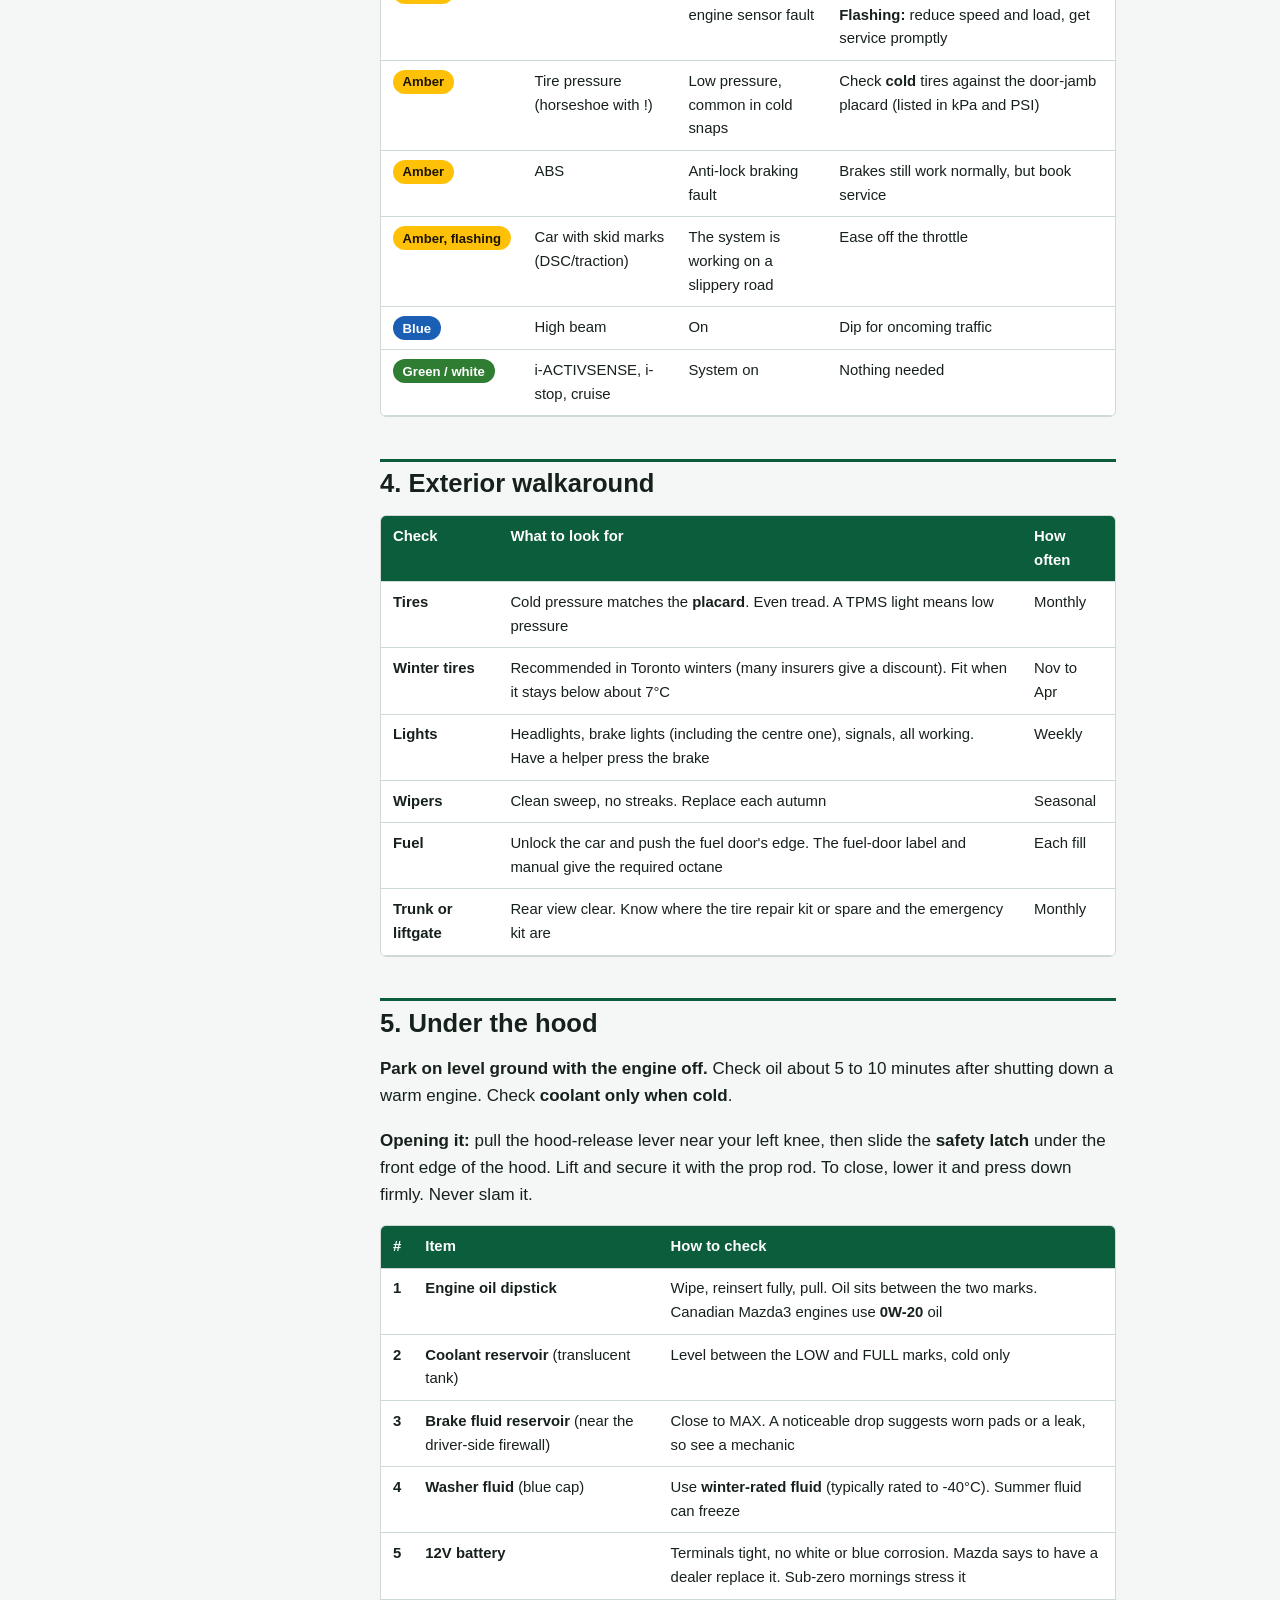
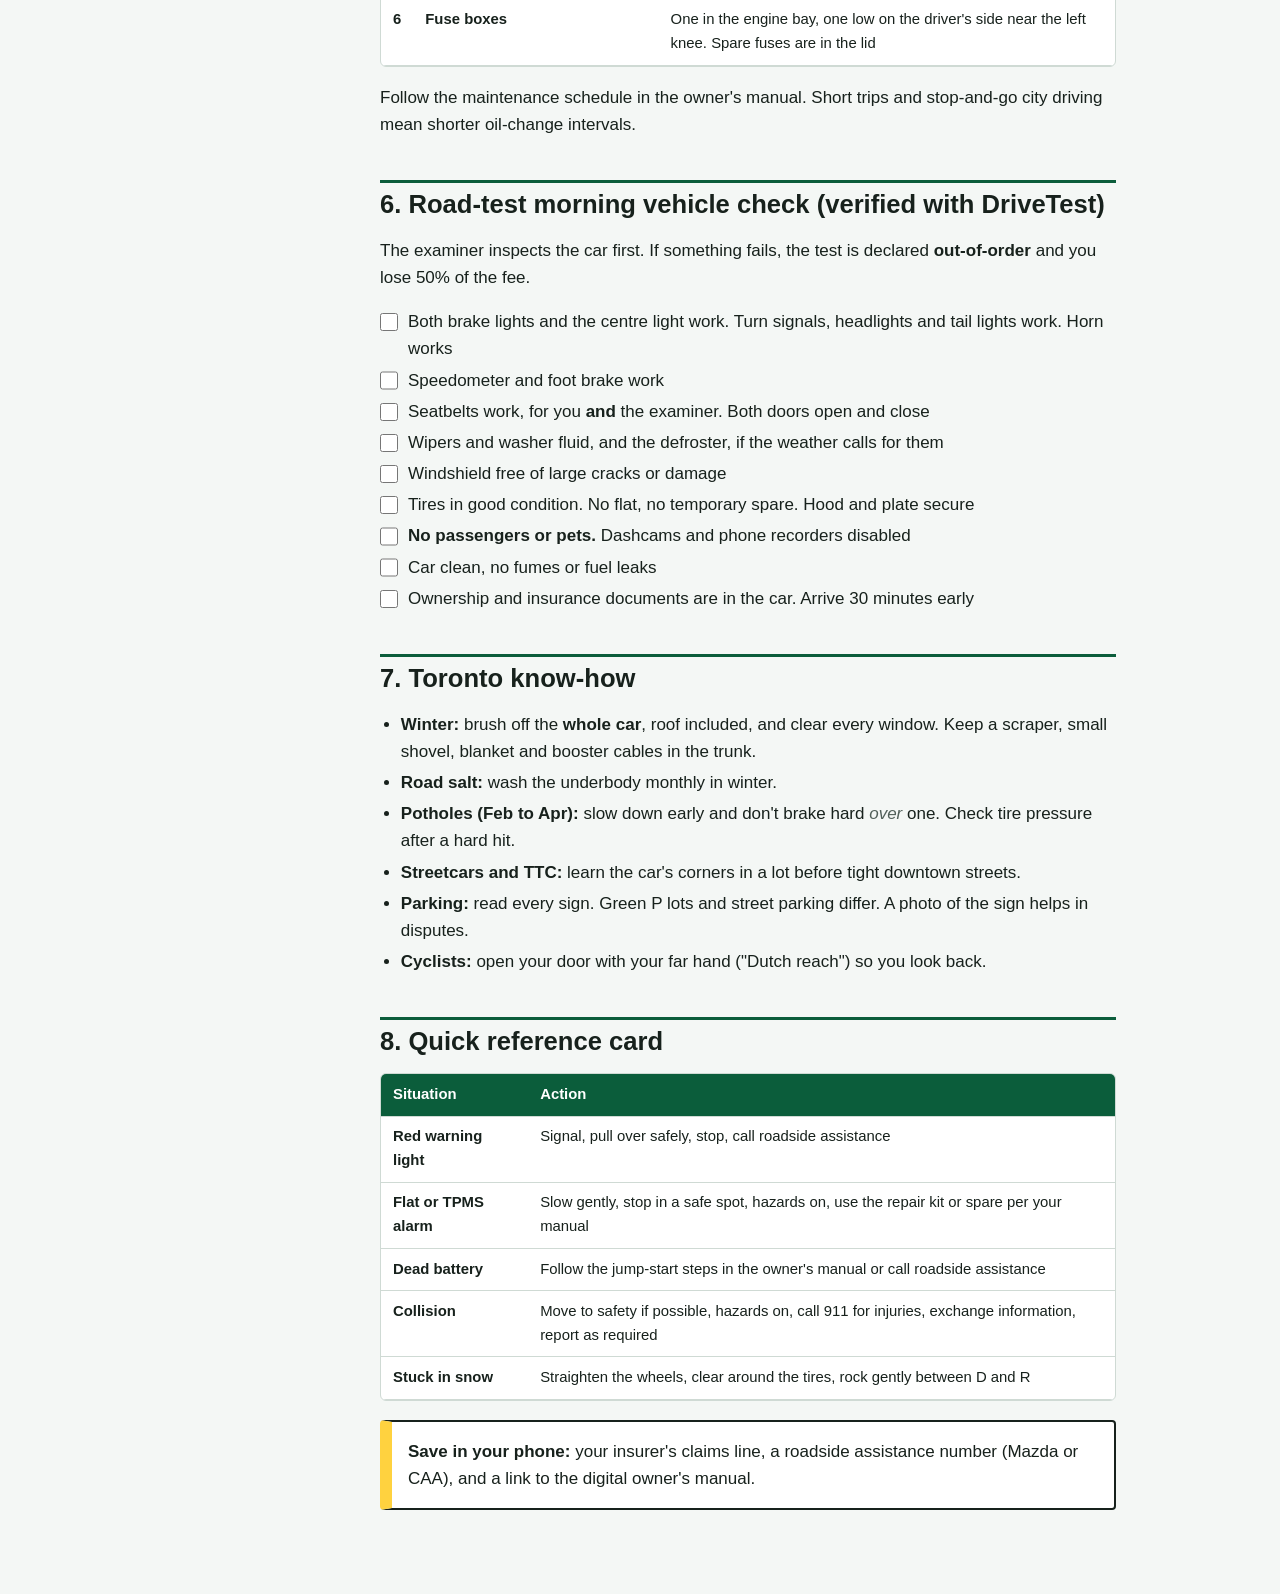
<file: manual.html>
<!DOCTYPE html><html lang="en-CA"><head><meta charset="utf-8">
<meta name="viewport" content="width=device-width, initial-scale=1"><title>2022 Mazda3 Orientation Manual: Dashboard to Hood (Toronto Edition)</title>
<style>
:root{--bg:#f4f7f5;--ink:#17211c;--mute:#52605a;--green:#0b5d3b;--green2:#e3efe8;--sign:#ffd23f;--line:#cfdad4;--card:#fff;--link:#0b5d3b}
@media (prefers-color-scheme:dark){:root{--bg:#111815;--ink:#e8efeb;--mute:#a4b3ab;--green:#58c08e;--green2:#1b2a23;--line:#2e3d35;--card:#17211c;--link:#7fd6aa}}
*{box-sizing:border-box}html{scroll-behavior:smooth;scroll-padding-top:1rem}
body{margin:0;background:var(--bg);color:var(--ink);font:17px/1.6 "Avenir Next","Segoe UI",Helvetica,Arial,sans-serif}
.skip{position:absolute;left:-999px}.skip:focus{left:1rem;top:1rem;background:var(--sign);color:#000;padding:.5rem 1rem;z-index:9}
header{background:#0b5d3b;color:#fff;padding:2.2rem 1.25rem 1.8rem;border-bottom:6px solid var(--sign)}
header div{max-width:1100px;margin:auto}header h1{margin:0;font-size:clamp(1.7rem,4.5vw,2.8rem);line-height:1.15;font-weight:800;max-width:20em}
header p{margin:.7rem 0 0;max-width:42em;opacity:.92}
.wrap{max-width:1100px;margin:auto;padding:1.5rem 1.25rem 4rem;display:grid;grid-template-columns:230px minmax(0,1fr);gap:2.5rem}
nav.toc{position:sticky;top:1rem;align-self:start;font-size:.93rem}
nav.toc summary{font-weight:700;cursor:pointer;margin-bottom:.4rem}
nav.toc ul{list-style:none;margin:0;padding:0;border-left:3px solid var(--line)}
nav.toc a{display:block;padding:.3rem .8rem;color:var(--ink);text-decoration:none}
nav.toc a:hover,nav.toc a.on{background:var(--green2);font-weight:700}
main{max-width:46rem}
h2{font-size:1.6rem;margin:2.6rem 0 .8rem;padding-top:.4rem;border-top:3px solid var(--green);line-height:1.2}
h3{font-size:1.2rem;margin:1.8rem 0 .5rem;color:var(--green)}
a{color:var(--link)}a:focus-visible,summary:focus-visible,input:focus-visible{outline:3px solid #1a73e8;outline-offset:2px}
.tw{overflow-x:auto;margin:1rem 0;border:1px solid var(--line);border-radius:6px;background:var(--card)}
table{border-collapse:collapse;width:100%;font-size:.93rem}
th{background:var(--green);color:#fff;text-align:left}th,td{padding:.55rem .75rem;vertical-align:top;border-bottom:1px solid var(--line)}
@media (prefers-color-scheme:dark){th{color:#0b1a12}}
td:first-child{font-weight:600}
blockquote{margin:1.2rem 0;padding:.8rem 1rem;background:var(--card);border:2px solid var(--ink);border-left:12px solid var(--sign);border-radius:4px}
blockquote p{margin:.2rem 0}
ul,ol{padding-left:1.3rem}li{margin:.25rem 0}li.task{list-style:none;margin-left:-1.3rem;display:flex;gap:.6rem;align-items:flex-start}
li.task input{flex:none;width:1.15rem;height:1.15rem;margin:.3rem 0 0;accent-color:var(--green)}
em{color:var(--mute)}
.chip{display:inline-block;padding:.1rem .6rem;border-radius:999px;font-weight:700;font-size:.82rem;white-space:nowrap}
.chip.red{background:#b3261e;color:#fff}.chip.amber{background:#ffc107;color:#1b1400}.chip.blue{background:#1a5fb4;color:#fff}.chip.green{background:#2e7d32;color:#fff}
.prog{margin-top:1.2rem;padding:.8rem;border:1px solid var(--line);border-radius:6px;background:var(--card)}.prog p{margin:.4rem 0;font-size:.88rem}
.bar{height:10px;background:var(--green2);border-radius:5px;overflow:hidden}.bar i{display:block;height:100%;width:0;background:var(--green);transition:width .25s}
.prog button{font:inherit;font-size:.85rem;padding:.35rem .7rem;margin:.2rem .2rem 0 0;border:1px solid var(--green);background:transparent;color:var(--ink);border-radius:5px;cursor:pointer}
.prog button:hover{background:var(--green2)}.prog button:focus-visible{outline:3px solid #1a73e8;outline-offset:2px}
@media print{.prog{display:none}}
@media (max-width:860px){table{min-width:34rem}.wrap{display:block}nav.toc{position:static;margin-bottom:1.5rem;border:1px solid var(--line);border-radius:6px;padding:.7rem 1rem;background:var(--card)}}
@media print{body{background:#fff;color:#000;font-size:11pt}header{background:#fff;color:#000;border-bottom:3px solid #000;padding:0}nav.toc,.skip{display:none}.wrap{display:block;padding:0}th{background:#ddd;color:#000}h2{break-after:avoid}table,blockquote{break-inside:avoid}}
@media (prefers-reduced-motion:reduce){html{scroll-behavior:auto}}
</style></head><body><a class="skip" href="#main">Skip to content</a>
<header><div><h1>2022 Mazda3 Orientation Manual: Dashboard to Hood (Toronto Edition)</h1><p>A hands-on tour for a new driver. Do one section at a time, in the car, while parked. Tick each check as you go; progress saves in this browser.</p></div></header>
<div class="wrap"><nav class="toc" aria-label="Contents"><details open><summary>Contents</summary><ul><li><a href="#1-cockpit-setup-two-minutes-every-drive">1. Cockpit setup (two minutes, every drive)</a></li><li><a href="#2-controls">2. Controls</a></li><li><a href="#3-dashboard-warning-lights">3. Dashboard warning lights</a></li><li><a href="#4-exterior-walkaround">4. Exterior walkaround</a></li><li><a href="#5-under-the-hood">5. Under the hood</a></li><li><a href="#6-road-test-morning-vehicle-check-verified-with-drivetest">6. Road-test morning vehicle check (verified with DriveTest)</a></li><li><a href="#7-toronto-know-how">7. Toronto know-how</a></li><li><a href="#8-quick-reference-card">8. Quick reference card</a></li></ul></details>
<div class="prog" id="prog" hidden><div class="bar"><i id="barfill"></i></div><p id="proglabel" aria-live="polite"></p><button type="button" id="reset">Reset ticks</button> <button type="button" onclick="window.print()">Print / save PDF</button></div></nav>
<main id="main"><blockquote>
<p><strong>Read this first:</strong> Trims vary (2.0L, 2.5L or 2.5 Turbo; automatic or manual; some features are trim-specific). This guide covers what the 2022 Mazda3 generally shares. For exact specs use the printed owner's manual or the digital one at mazda.ca, and read the <strong>tire placard in the driver's door jamb</strong>.</p>
</blockquote>
<h2 id="1-cockpit-setup-two-minutes-every-drive">1. Cockpit setup (two minutes, every drive)</h2>
<ul>
<li class="task"><input type="checkbox" aria-label="Done"><span>Walk around: tires look even, nothing behind or under the car, lights and windows clear</span></li>
<li class="task"><input type="checkbox" aria-label="Done"><span><strong>Seat:</strong> knees keep a slight bend with the brake fully pressed. Hips back, shoulders against the seatback</span></li>
<li class="task"><input type="checkbox" aria-label="Done"><span><strong>Steering wheel:</strong> pull the column out and tilt it until your wrists rest on top of the rim without lifting your shoulders</span></li>
<li class="task"><input type="checkbox" aria-label="Done"><span><strong>Interior mirror:</strong> frame the whole rear window</span></li>
<li class="task"><input type="checkbox" aria-label="Done"><span><strong>Side mirrors (blind-spot setting):</strong> lean toward the driver window and adjust until the side of your car <em>just</em> disappears. Lean toward the centre and repeat on the right. You must still shoulder-check</span></li>
<li class="task"><input type="checkbox" aria-label="Done"><span>Seatbelt on, every passenger belted. Phone away, since handheld use is illegal in Ontario</span></li>
</ul>
<h2 id="2-controls">2. Controls</h2>
<h3 id="starting-and-moving">Starting and moving</h3>
<div class="tw" tabindex="0" role="region" aria-label="Table, scrollable"><table>
<thead>
<tr>
<th>Action</th>
<th>How</th>
</tr>
</thead>
<tbody>
<tr>
<td>Start (automatic)</td>
<td>Fob inside, <strong>press the brake</strong>, press START/STOP</td>
</tr>
<tr>
<td>Start (manual)</td>
<td>Press the <strong>clutch</strong> fully, then START/STOP</td>
</tr>
<tr>
<td>Gears (automatic)</td>
<td><strong>P</strong> park, <strong>R</strong> reverse, <strong>N</strong> neutral, <strong>D</strong> drive. Some trims have <strong>M</strong> (manual mode)</td>
</tr>
<tr>
<td>Parking brake</td>
<td><strong>Electric:</strong> pull the switch beside the shifter up to apply. Press it down with your foot on the brake to release</td>
</tr>
<tr>
<td>Auto Hold</td>
<td>Holds the car at a stop without your foot on the brake, which is useful on hills and in heavy traffic. You can switch it off, for example when practising slow parking</td>
</tr>
<tr>
<td>Turn off</td>
<td>Stop, shift to P, press START/STOP</td>
</tr>
</tbody>
</table></div>
<blockquote>
<p><strong>Don't panic:</strong> <strong>i-stop</strong> shuts the engine off at a stop when you hold the brake and restarts when you lift. That's normal and not a stall.</p>
</blockquote>
<h3 id="stalks-wheel-and-console">Stalks, wheel and console</h3>
<div class="tw" tabindex="0" role="region" aria-label="Table, scrollable"><table>
<thead>
<tr>
<th>Where</th>
<th>Control</th>
<th>Function</th>
</tr>
</thead>
<tbody>
<tr>
<td><strong>Left stalk</strong></td>
<td>Twist end</td>
<td>Headlights. Keep on <strong>AUTO</strong>. Never drive with lights off in rain, snow or at dusk</td>
</tr>
<tr>
<td></td>
<td>Up/down</td>
<td>Turn signal. A light tap gives three blinks for lane changes</td>
</tr>
<tr>
<td></td>
<td>Push forward / pull back</td>
<td>High beams / flash to pass</td>
</tr>
<tr>
<td><strong>Right stalk</strong></td>
<td>Up/down</td>
<td>Wipers: mist, off, intermittent, low, high. Some trims also have an AUTO rain-sensing setting</td>
</tr>
<tr>
<td></td>
<td>Pull toward you</td>
<td>Washer spray</td>
</tr>
<tr>
<td><strong>Steering wheel</strong></td>
<td>Left side</td>
<td>Cruise and driver-assist buttons</td>
</tr>
<tr>
<td></td>
<td>Right side</td>
<td>Volume, voice, phone, track</td>
</tr>
<tr>
<td><strong>Centre console</strong></td>
<td>Commander knob and screen</td>
<td>MAZDA CONNECT: audio, navigation, phone. Many functions lock while moving</td>
</tr>
<tr>
<td></td>
<td>Climate controls</td>
<td>Use front and rear defrost before every winter drive. <strong>Never</strong> drive with a fogged windshield</td>
</tr>
<tr>
<td></td>
<td>Hazard button</td>
<td>Breakdowns and emergency stops</td>
</tr>
<tr>
<td></td>
<td>DSC OFF, i-stop OFF</td>
<td>Leave both on</td>
</tr>
</tbody>
</table></div>
<h3 id="safety-technology-i-activsense">Safety technology (i-ACTIVSENSE)</h3>
<div class="tw" tabindex="0" role="region" aria-label="Table, scrollable"><table>
<thead>
<tr>
<th>Feature</th>
<th>What it does</th>
</tr>
</thead>
<tbody>
<tr>
<td>Smart Brake Support</td>
<td>Warns, and may brake, if you approach something too fast</td>
</tr>
<tr>
<td>Blind Spot Monitoring</td>
<td>Light in the side mirror when something is beside you</td>
</tr>
<tr>
<td>Rear Cross Traffic Alert</td>
<td>Beeps when backing out and traffic approaches</td>
</tr>
<tr>
<td>Lane Departure Warning / Lane-keep Assist</td>
<td>Warns or nudges if you drift without signalling</td>
</tr>
<tr>
<td>Radar Cruise Control</td>
<td>Holds speed and a gap behind traffic</td>
</tr>
</tbody>
</table></div>
<blockquote>
<p><strong>Rule:</strong> These are assistants, not a chauffeur. Do your own shoulder checks and learn to drive without relying on them. The road test grades <em>your</em> head checks.</p>
</blockquote>
<h2 id="3-dashboard-warning-lights">3. Dashboard warning lights</h2>
<p>Lights flash briefly at startup. One that stays on is a message.</p>
<div class="tw" tabindex="0" role="region" aria-label="Table, scrollable"><table>
<thead>
<tr>
<th>Colour</th>
<th>Light</th>
<th>Meaning</th>
<th>What to do</th>
</tr>
</thead>
<tbody>
<tr>
<td><span class="chip red">Red</span></td>
<td>Oil can</td>
<td>Low oil pressure</td>
<td>Pull over safely and shut the engine off</td>
</tr>
<tr>
<td><span class="chip red">Red</span></td>
<td>Coolant temperature high</td>
<td>Overheating</td>
<td>Pull over, engine off. <strong>Never open a hot radiator cap</strong></td>
</tr>
<tr>
<td><span class="chip red">Red</span></td>
<td>Battery</td>
<td>Charging fault</td>
<td>Switch off non-essentials (heated seats, climate, audio) and go straight to a repair shop. Stop if other warnings appear or power drops</td>
</tr>
<tr>
<td><span class="chip red">Red</span></td>
<td>Brake system, seatbelt, airbag</td>
<td>Safety system fault or reminder</td>
<td>Stop safely and check. Don't keep driving with a brake warning</td>
</tr>
<tr>
<td><span class="chip amber">Amber</span></td>
<td>Check engine</td>
<td>Emissions or engine sensor fault</td>
<td><strong>Solid:</strong> check the fuel cap, book service. <strong>Flashing:</strong> reduce speed and load, get service promptly</td>
</tr>
<tr>
<td><span class="chip amber">Amber</span></td>
<td>Tire pressure (horseshoe with !)</td>
<td>Low pressure, common in cold snaps</td>
<td>Check <strong>cold</strong> tires against the door-jamb placard (listed in kPa and PSI)</td>
</tr>
<tr>
<td><span class="chip amber">Amber</span></td>
<td>ABS</td>
<td>Anti-lock braking fault</td>
<td>Brakes still work normally, but book service</td>
</tr>
<tr>
<td><span class="chip amber">Amber, flashing</span></td>
<td>Car with skid marks (DSC/traction)</td>
<td>The system is working on a slippery road</td>
<td>Ease off the throttle</td>
</tr>
<tr>
<td><span class="chip blue">Blue</span></td>
<td>High beam</td>
<td>On</td>
<td>Dip for oncoming traffic</td>
</tr>
<tr>
<td><span class="chip green">Green / white</span></td>
<td>i-ACTIVSENSE, i-stop, cruise</td>
<td>System on</td>
<td>Nothing needed</td>
</tr>
</tbody>
</table></div>
<h2 id="4-exterior-walkaround">4. Exterior walkaround</h2>
<div class="tw" tabindex="0" role="region" aria-label="Table, scrollable"><table>
<thead>
<tr>
<th>Check</th>
<th>What to look for</th>
<th>How often</th>
</tr>
</thead>
<tbody>
<tr>
<td>Tires</td>
<td>Cold pressure matches the <strong>placard</strong>. Even tread. A TPMS light means low pressure</td>
<td>Monthly</td>
</tr>
<tr>
<td>Winter tires</td>
<td>Recommended in Toronto winters (many insurers give a discount). Fit when it stays below about 7°C</td>
<td>Nov to Apr</td>
</tr>
<tr>
<td>Lights</td>
<td>Headlights, brake lights (including the centre one), signals, all working. Have a helper press the brake</td>
<td>Weekly</td>
</tr>
<tr>
<td>Wipers</td>
<td>Clean sweep, no streaks. Replace each autumn</td>
<td>Seasonal</td>
</tr>
<tr>
<td>Fuel</td>
<td>Unlock the car and push the fuel door's edge. The fuel-door label and manual give the required octane</td>
<td>Each fill</td>
</tr>
<tr>
<td>Trunk or liftgate</td>
<td>Rear view clear. Know where the tire repair kit or spare and the emergency kit are</td>
<td>Monthly</td>
</tr>
</tbody>
</table></div>
<h2 id="5-under-the-hood">5. Under the hood</h2>
<p><strong>Park on level ground with the engine off.</strong> Check oil about 5 to 10 minutes after shutting down a warm engine. Check <strong>coolant only when cold</strong>.</p>
<p><strong>Opening it:</strong> pull the hood-release lever near your left knee, then slide the <strong>safety latch</strong> under the front edge of the hood. Lift and secure it with the prop rod. To close, lower it and press down firmly. Never slam it.</p>
<div class="tw" tabindex="0" role="region" aria-label="Table, scrollable"><table>
<thead>
<tr>
<th>#</th>
<th>Item</th>
<th>How to check</th>
</tr>
</thead>
<tbody>
<tr>
<td>1</td>
<td><strong>Engine oil dipstick</strong></td>
<td>Wipe, reinsert fully, pull. Oil sits between the two marks. Canadian Mazda3 engines use <strong>0W-20</strong> oil</td>
</tr>
<tr>
<td>2</td>
<td><strong>Coolant reservoir</strong> (translucent tank)</td>
<td>Level between the LOW and FULL marks, cold only</td>
</tr>
<tr>
<td>3</td>
<td><strong>Brake fluid reservoir</strong> (near the driver-side firewall)</td>
<td>Close to MAX. A noticeable drop suggests worn pads or a leak, so see a mechanic</td>
</tr>
<tr>
<td>4</td>
<td><strong>Washer fluid</strong> (blue cap)</td>
<td>Use <strong>winter-rated fluid</strong> (typically rated to -40°C). Summer fluid can freeze</td>
</tr>
<tr>
<td>5</td>
<td><strong>12V battery</strong></td>
<td>Terminals tight, no white or blue corrosion. Mazda says to have a dealer replace it. Sub-zero mornings stress it</td>
</tr>
<tr>
<td>6</td>
<td><strong>Fuse boxes</strong></td>
<td>One in the engine bay, one low on the driver's side near the left knee. Spare fuses are in the lid</td>
</tr>
</tbody>
</table></div>
<p>Follow the maintenance schedule in the owner's manual. Short trips and stop-and-go city driving mean shorter oil-change intervals.</p>
<h2 id="6-road-test-morning-vehicle-check-verified-with-drivetest">6. Road-test morning vehicle check (verified with DriveTest)</h2>
<p>The examiner inspects the car first. If something fails, the test is declared <strong>out-of-order</strong> and you lose 50% of the fee.</p>
<ul>
<li class="task"><input type="checkbox" aria-label="Done"><span>Both brake lights and the centre light work. Turn signals, headlights and tail lights work. Horn works</span></li>
<li class="task"><input type="checkbox" aria-label="Done"><span>Speedometer and foot brake work</span></li>
<li class="task"><input type="checkbox" aria-label="Done"><span>Seatbelts work, for you <strong>and</strong> the examiner. Both doors open and close</span></li>
<li class="task"><input type="checkbox" aria-label="Done"><span>Wipers and washer fluid, and the defroster, if the weather calls for them</span></li>
<li class="task"><input type="checkbox" aria-label="Done"><span>Windshield free of large cracks or damage</span></li>
<li class="task"><input type="checkbox" aria-label="Done"><span>Tires in good condition. No flat, no temporary spare. Hood and plate secure</span></li>
<li class="task"><input type="checkbox" aria-label="Done"><span><strong>No passengers or pets.</strong> Dashcams and phone recorders disabled</span></li>
<li class="task"><input type="checkbox" aria-label="Done"><span>Car clean, no fumes or fuel leaks</span></li>
<li class="task"><input type="checkbox" aria-label="Done"><span>Ownership and insurance documents are in the car. Arrive 30 minutes early</span></li>
</ul>
<h2 id="7-toronto-know-how">7. Toronto know-how</h2>
<ul>
<li><strong>Winter:</strong> brush off the <strong>whole car</strong>, roof included, and clear every window. Keep a scraper, small shovel, blanket and booster cables in the trunk.</li>
<li><strong>Road salt:</strong> wash the underbody monthly in winter.</li>
<li><strong>Potholes (Feb to Apr):</strong> slow down early and don't brake hard <em>over</em> one. Check tire pressure after a hard hit.</li>
<li><strong>Streetcars and TTC:</strong> learn the car's corners in a lot before tight downtown streets.</li>
<li><strong>Parking:</strong> read every sign. Green P lots and street parking differ. A photo of the sign helps in disputes.</li>
<li><strong>Cyclists:</strong> open your door with your far hand ("Dutch reach") so you look back.</li>
</ul>
<h2 id="8-quick-reference-card">8. Quick reference card</h2>
<div class="tw" tabindex="0" role="region" aria-label="Table, scrollable"><table>
<thead>
<tr>
<th>Situation</th>
<th>Action</th>
</tr>
</thead>
<tbody>
<tr>
<td>Red warning light</td>
<td>Signal, pull over safely, stop, call roadside assistance</td>
</tr>
<tr>
<td>Flat or TPMS alarm</td>
<td>Slow gently, stop in a safe spot, hazards on, use the repair kit or spare per your manual</td>
</tr>
<tr>
<td>Dead battery</td>
<td>Follow the jump-start steps in the owner's manual or call roadside assistance</td>
</tr>
<tr>
<td>Collision</td>
<td>Move to safety if possible, hazards on, call 911 for injuries, exchange information, report as required</td>
</tr>
<tr>
<td>Stuck in snow</td>
<td>Straighten the wheels, clear around the tires, rock gently between D and R</td>
</tr>
</tbody>
</table></div>
<blockquote>
<p><strong>Save in your phone:</strong> your insurer's claims line, a roadside assistance number (Mazda or CAA), and a link to the digital owner's manual.</p>
</blockquote></main></div><script>const KEY='m3m-v1';const l=[...document.querySelectorAll('nav.toc a')];const h=l.map(a=>document.getElementById(a.hash.slice(1)));
const io=new IntersectionObserver(e=>{e.forEach(x=>{if(x.isIntersecting){l.forEach(a=>a.classList.remove('on'));l[h.indexOf(x.target)].classList.add('on')}})},{rootMargin:'0px 0px -75% 0px'});h.forEach(x=>x&&io.observe(x));
const bx=[...document.querySelectorAll('li.task input')];const lab=document.getElementById('proglabel');
function sv(){try{localStorage.setItem(KEY,JSON.stringify(bx.map(b=>b.checked)))}catch(e){}}
function up(){const n=bx.filter(b=>b.checked).length;document.getElementById('barfill').style.width=(100*n/bx.length)+'%';lab.textContent=n+' of '+bx.length+' checks done ('+Math.round(100*n/bx.length)+'%)'}
if(bx.length){document.getElementById('prog').hidden=false;try{const v=JSON.parse(localStorage.getItem(KEY)||'[]');bx.forEach((b,i)=>b.checked=!!v[i])}catch(e){}up();
bx.forEach(b=>b.addEventListener('change',()=>{sv();up()}));document.getElementById('reset').onclick=()=>{bx.forEach(b=>b.checked=false);sv();up()}}</script></body></html>
</file>
<file: edimaudo.css>
body {
  background: #fff;
  color: #222;
  font-family: helvetica-neue, helvetica, arial;
  text-rendering: optimizelegibility;
}

h1 {
  font-weight: bolder;
  font-size: 100px;
  text-align: center;
  color: #3366FF;
}

#intro-p {
  font-size: 60px;
  text-align: center;
  margin-top: 100px;
  color: #3366FF;
  font-weight: bolder;
}

#social {
  height: 150px;
  width: 970px;
  margin-left: auto;
  margin-right: auto;
  margin-top: 100px;
}

.btn {
  border: none;
  font-family: inherit;
  font-size: inherit;
  color: inherit;
  background: none;
  cursor: pointer;
  padding: 10px 50px;
  display: inline-block;
  margin: 7px 5px;
  text-transform: uppercase;
  letter-spacing: 0.5px;
  font-weight: bolder;
  outline: none;
  position: relative;
  text-decoration: none;
  color: #3366FF;
  border: 3px solid;
  border-color: #3366FF;
}

.codepen:hover,
.twitter:hover,
.github:hover,
.linkedin:hover,
.email:hover {
  background: #3366FF;
  color: #fff;
}
</file>
